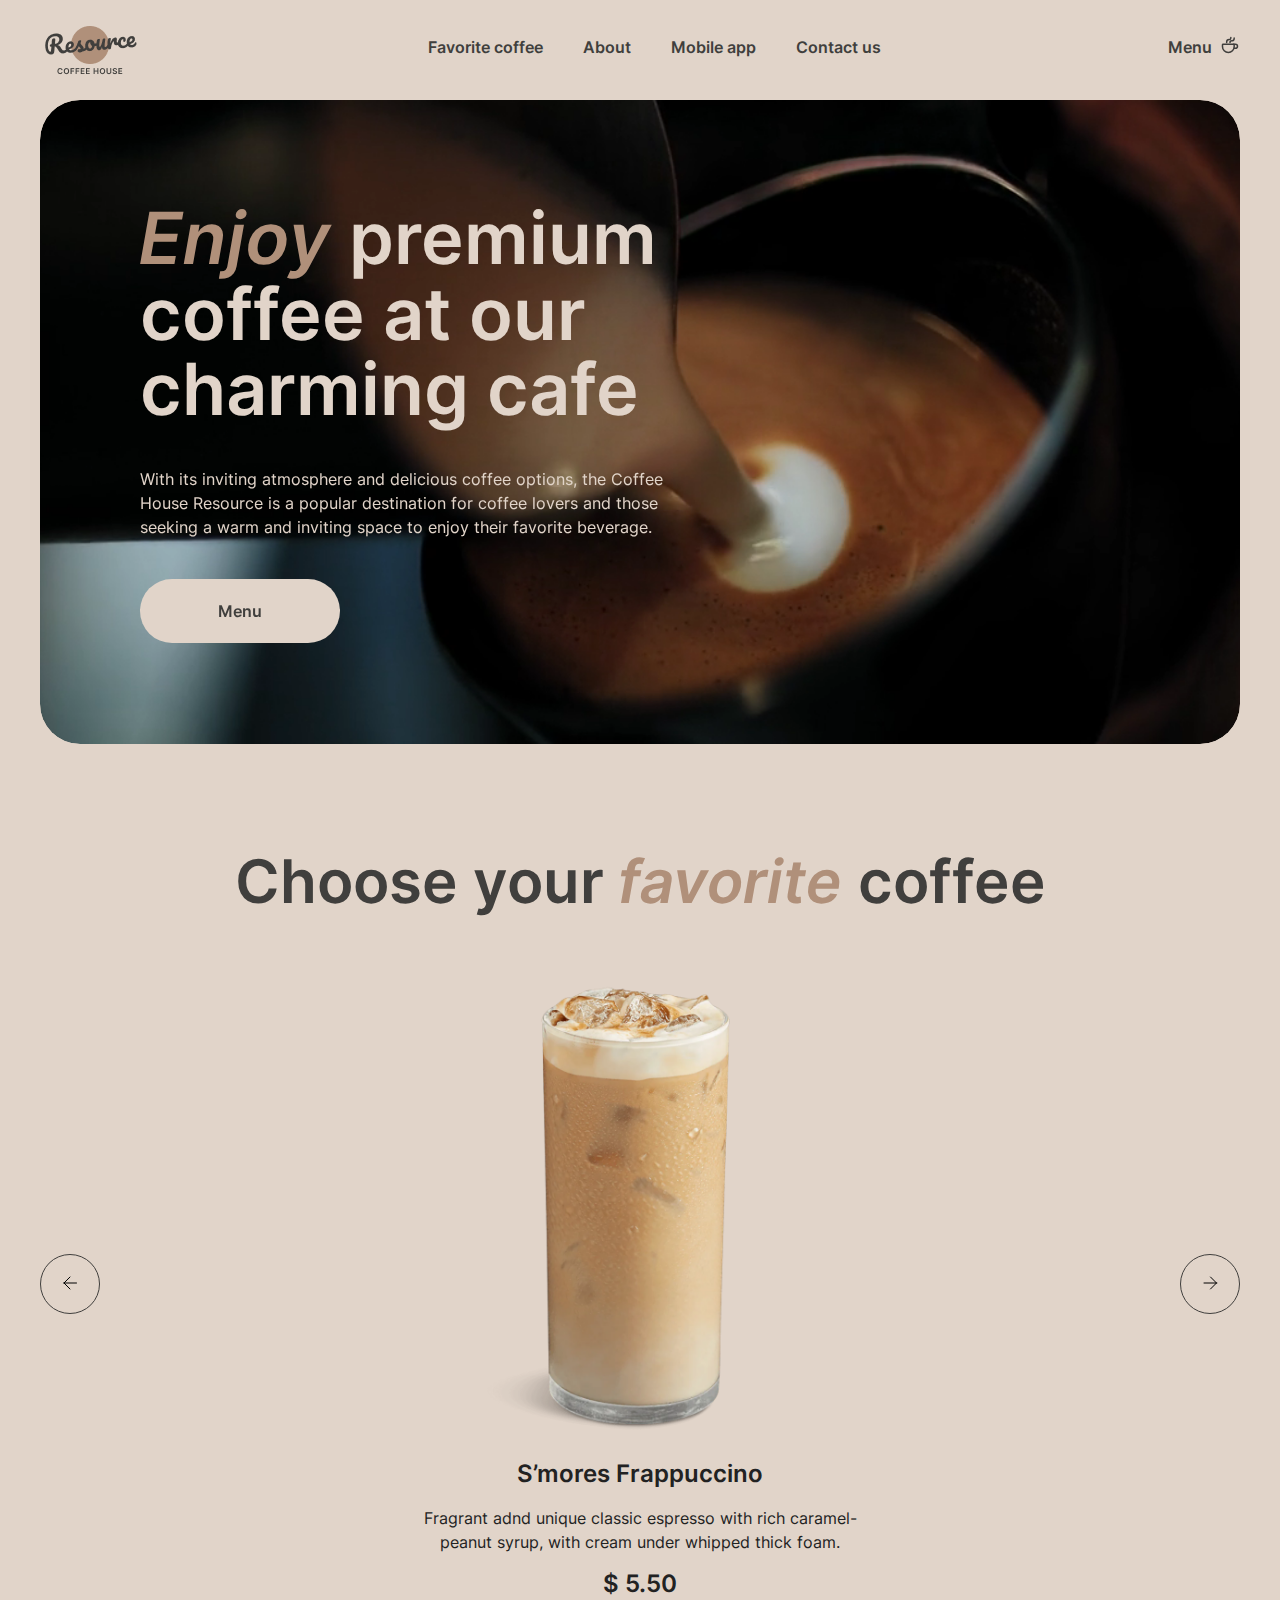
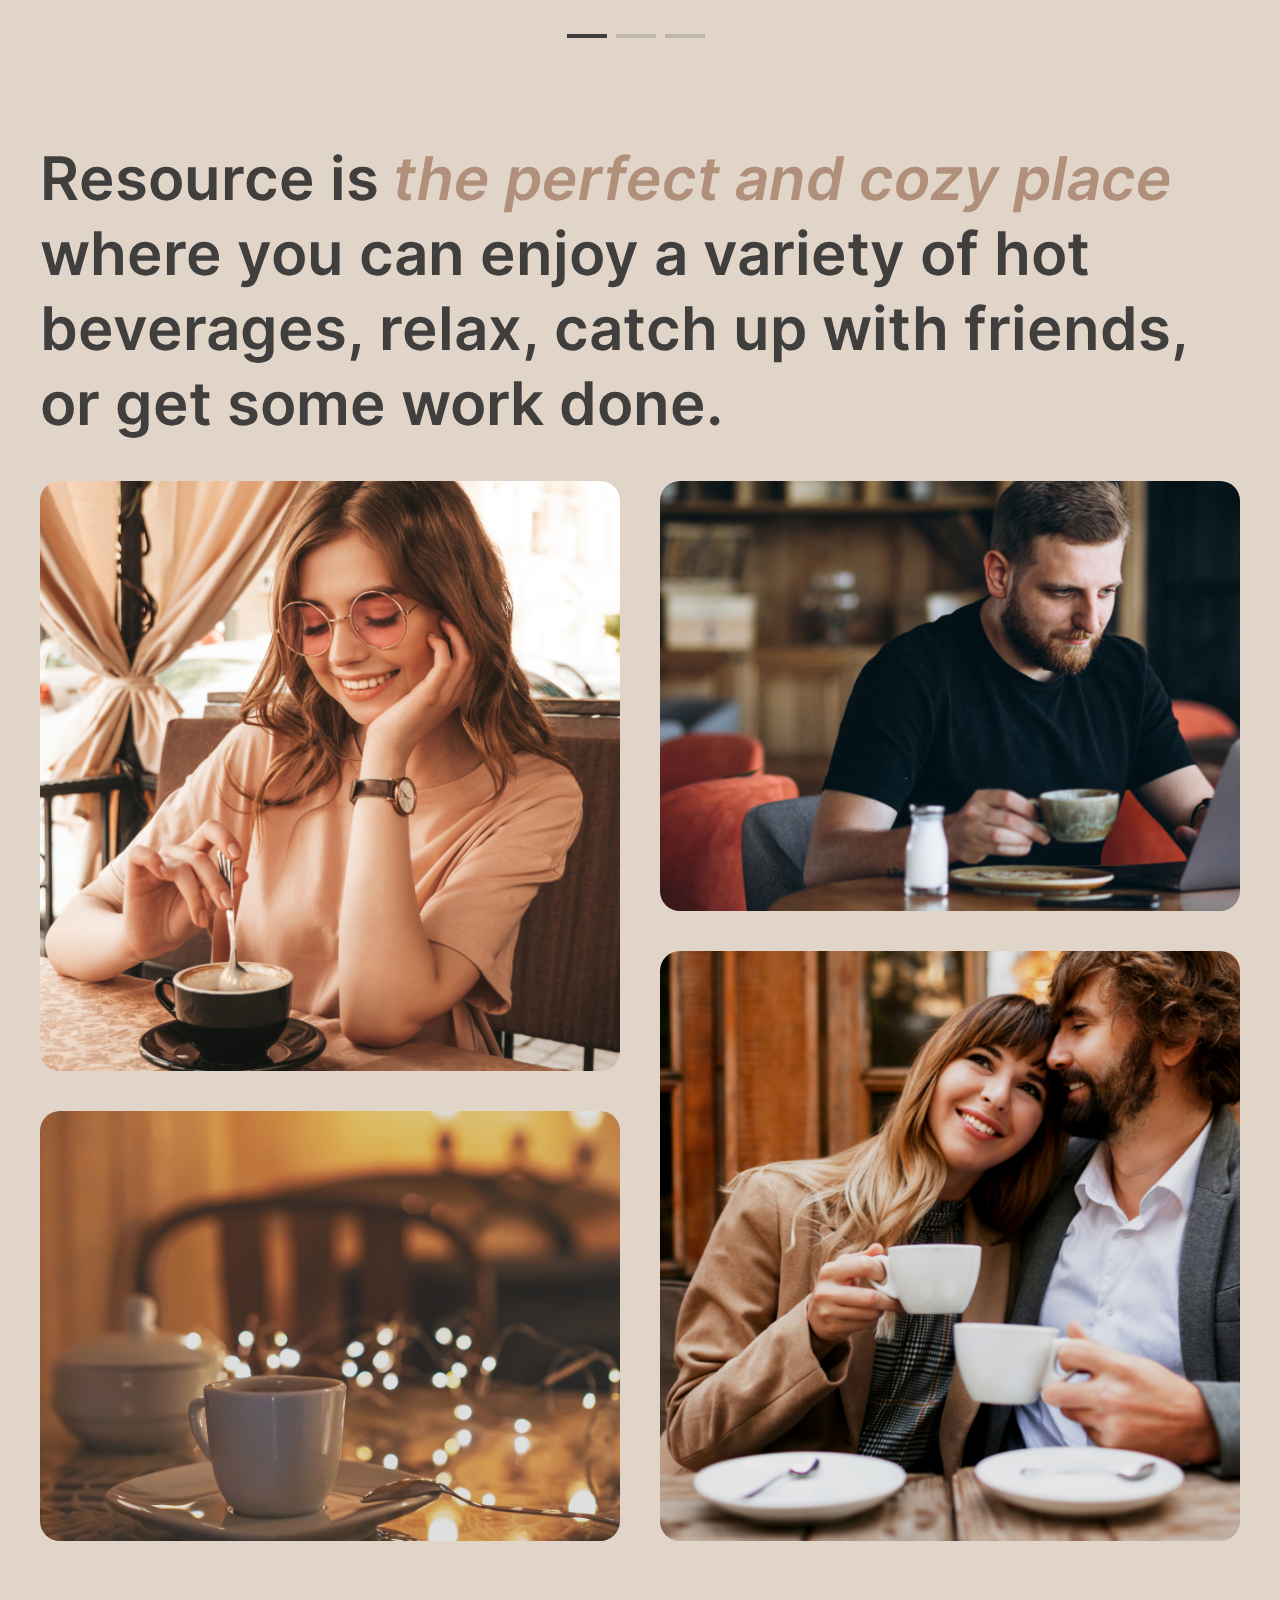
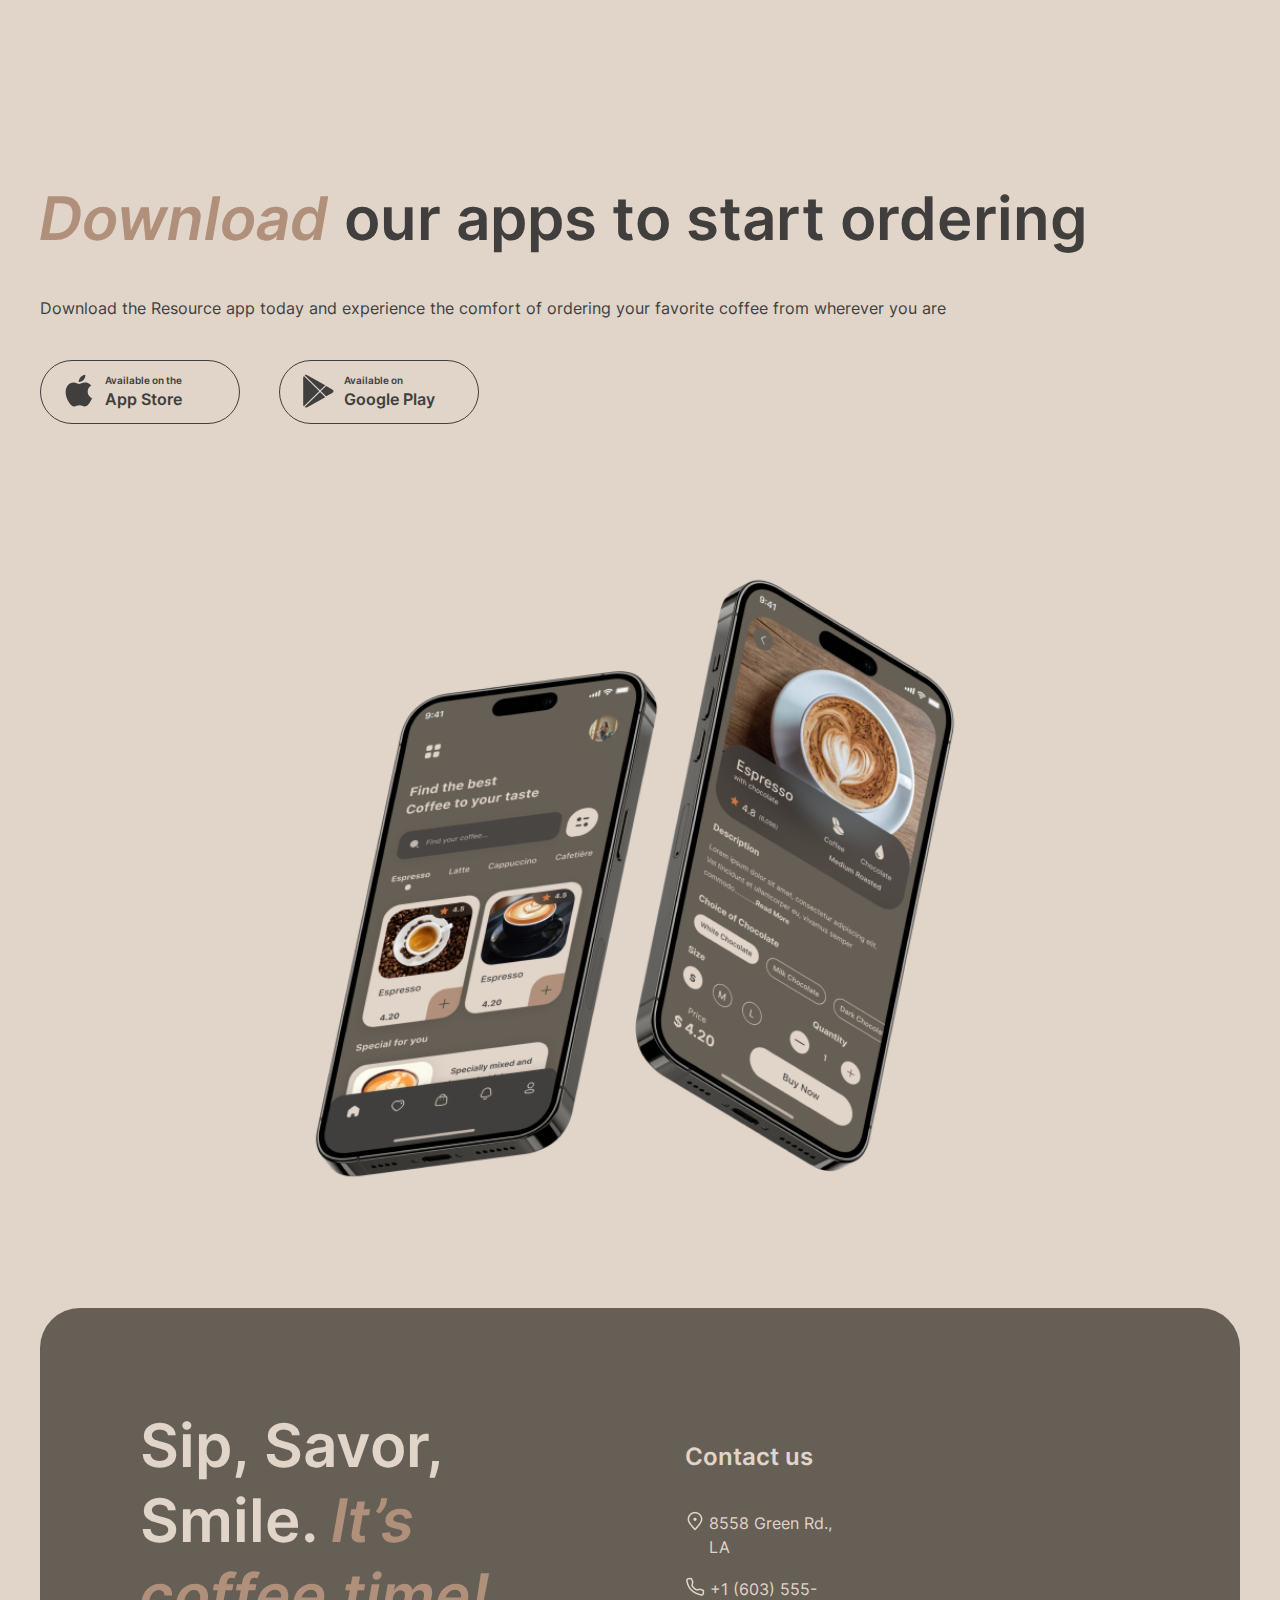
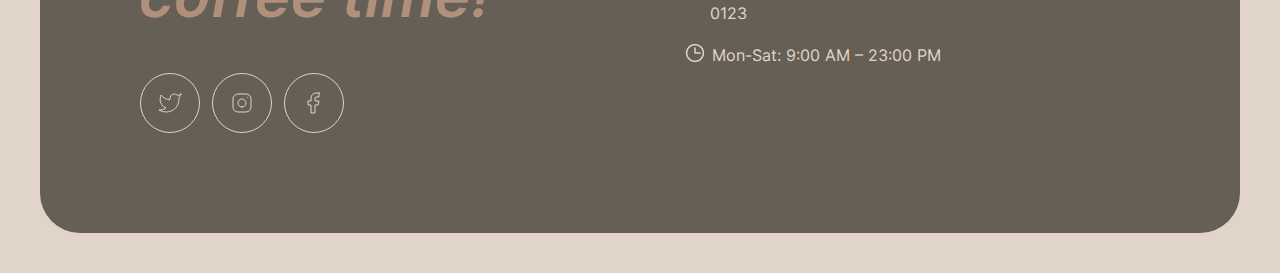
<file: index.html>
<!DOCTYPE html>
<html lang="en">
    
<head>
  <meta charset="UTF-8">
  <meta http-equiv="X-UA-Compatible" content="IE=edge">
  <meta name="viewport" content="width=device-width, initial-scale=1.0">
  <link rel="shortcut icon" href="./img/favicon.png" type="image/png">
  <link rel="stylesheet" href="./css/style.css">
  <title>Coffee-house</title>
</head>
<body>
  <div class="wrapper">
      <!-- header sart -->
      <div class="head">

          <div class="divLogoMobile">
            <div class="logo">
              <img src="./img/logo.png" alt="logo" width="100" height="60">
            </div>
          </div>

        <header class="header">

          <div class="divLogo">
            <div class="logo">
              <img src="./img/logo.png" alt="logo" width="100" height="60">
            </div>
          </div>

            
            <nav class="nav">
              <div class="section">
                <div class="categories">
                  <ul class="ul">
                    <li class="li"><a class="a" href="#favourites">Favorite coffee</a></li>
                    <li class="li"><a class="a" href="#about">About</a></li>
                    <li class="li"><a class="a" href="#apps">Mobile app</a></li>
                    <li class="li"><a class="a" href="#contacts">Contact us</a></li>
                  </ul>
                </div>
              </div>
            </nav>
            

            <div class="navMenu">
                <ul class="ul">
                    <li class="li">
                        <a class="menuCup a menu" href="./html/menu.html">
                            <p class="menuText">Menu</p>
                            <img class="cup" src="./img/coffee-cup-mono.svg" alt="cup" width="20" height="20">
                        </a>
                    </li>   
                </ul>          
            </div>

        </header>

        <div class="mobileMenu" id="mobMenu">
            <div class="button">
                <span></span><span></span><span></span>
            </div>
        </div>

      </div>
      <!-- header end -->
      <!-- main start -->
      <main class="main">
        <!-- <div class="" id="mainContent"> -->
          <!-- picture start -->
          <section class="videoBlock">
            <div class="video">                        
                <div class="block">
                  <video class="videoMedia" src="./video/video.mp4" autoplay  muted loop></video>
                </div>
                <div class="content">
                  
                  <div class="text-overlay">
                    <div class="textBlockVideo">
                      <h1 class="text h1"><em class="em">Enjoy</em> premium coffee at our charming cafe</h1>
                      <p class="text p">
                        With its inviting atmosphere and delicious coffee options, the Coffee
                        House Resource is a popular destination for coffee lovers and those
                        seeking a warm and inviting space to enjoy their favorite beverage.
                      </p>
                      <a class="button" href="./html/menu.html">
                        <span class="menu a">Menu</span>
                        <img class="cup" src="./img/coffee-cup-mono.svg" alt="cup" width="20" height="20">
                      </a> 
                    </div>    
                  </div>

                </div>                 
            </div>
          </section>
          <!-- picture end -->

          <!-- favourites start -->
          <section class="section1 objectContainer"  >
            <div class="title">
              <h2 class="text h2" id="favourites">Choose your <em class="em">favorite</em> coffee</h2>
            </div>            
            <object class="obj" data="./html/slider.html"></object>
          </section>

          
          <!-- favourites end -->

          <!-- about start -->
          <section class="section">
            <div class="about">
              <div class="item">
                <div class="div">
                  <h2 class="text h2" id="about">
                    Resource is <em class="em">the</em> <em class="em">perfect</em> <em class="em">and</em> <em class="em">cozy</em> <em class="em">place</em> where you can enjoy a variety of hot beverages, relax, catch up with friends, or get some work done.
                  </h2>
                </div>
              </div>
              <div class="cards">
                <div class="col">
                  <div class="card">
                    <img class="scalePicture" src="./img/assets/aboutOne.jpg" alt="1">
                  </div>
                  <div class="card slice">
                    <img class="scalePicture" src="./img/assets/aboutTwo.jpg" alt="2">
                  </div>
                </div>            
                <div class="col">
                  <div class="card slice">
                    <img class="scalePicture" src="./img/assets/aboutThree.jpg" alt="3">          
                  </div>
                  <div class="card">
                    <img class="scalePicture" src="./img/assets/aboutFour.jpg" alt="4">
                  </div>
                </div>
              </div>
            </div>
          </section>
          <!-- about end -->

          <!-- apps start -->
          <section class="section">
            <div class="apps">
              <div class="col">
                <div class="item">
                    <h2 class="text h2" id="apps">
                      <em class="em">Download</em> our apps to start ordering
                    </h2>
                </div>
                <div class="item">
                  <p class="text p">
                    Download the Resource app today and experience the comfort of ordering your favorite coffee from wherever you are
                  </p>
                </div>
                <div class="buttons">

                  <div class="button">
                    <a class="a" target="_blank" href="https://apps.apple.com/ru/app/onepricecoffee/id1500867136">
                      <div class="property">
                        <svg class="ico" xmlns="http://www.w3.org/2000/svg" width="36" height="36" viewBox="0 0 36 36" fill="none">
                          <path d="M26.7073 18.6307C26.6704 14.6324 30.065 12.6872 30.2203 12.5966C28.2977 9.86366 25.3178 9.49026 24.2707 9.46048C21.7679 9.20369 19.3403 10.9206 18.0654 10.9206C16.765 10.9206 14.8017 9.48529 12.6858 9.52747C9.96293 9.56841 7.41566 11.1055 6.0186 13.4923C3.13542 18.359 5.28572 25.5108 8.04802 29.4446C9.42981 31.3712 11.0444 33.5223 13.1578 33.4466C15.2254 33.3635 15.9978 32.1614 18.4929 32.1614C20.9651 32.1614 21.6903 33.4466 23.8457 33.3983C26.0647 33.3635 27.4618 31.463 28.7952 29.519C30.392 27.3108 31.0333 25.1362 31.0588 25.0245C31.0066 25.0071 26.7493 23.4229 26.7073 18.6307Z" fill="#403F3D"/>
                          <path d="M22.6357 6.87268C23.7477 5.51675 24.5086 3.67205 24.2974 1.80005C22.6879 1.86952 20.675 2.88554 19.5159 4.21169C18.4903 5.38029 17.5742 7.29571 17.8109 9.097C19.6189 9.2285 21.4753 8.20752 22.6357 6.87268Z" fill="#403F3D"/>
                        </svg>
                        <div class="buttonDescription">
                          <p class="p">Available on the</p>
                          <p class="p name">App Store</p>
                        </div>
                      </div>  
                    </a>              
                  </div>

                  <a class="a" target="_blank" href="https://play.google.com/store/apps/details?id=com.thecoffeehouse.guestapp&hl=ru&gl=US">
                    <div class="button">
                      <div class="property">
                        <svg class="ico" xmlns="http://www.w3.org/2000/svg" width="36" height="36" viewBox="0 0 36 36" fill="none">
                          <path d="M3.7558 3.20297C3.39335 3.57289 3.18359 4.14884 3.18359 4.89471V31.4994C3.18359 32.2453 3.39335 32.8212 3.7558 33.1911L3.84525 33.2723L19.1359 18.37V18.0181L3.84525 3.11575L3.7558 3.20297Z" fill="#403F3D"/>
                          <path d="M26.0776 23.34L20.9863 18.37V18.0181L26.0837 13.0482L26.1979 13.1128L32.2345 16.4617C33.9573 17.4121 33.9573 18.976 32.2345 19.9324L26.1979 23.2753L26.0776 23.34Z" fill="#403F3D"/>
                          <path d="M25.2733 24.2007L20.0617 19.1195L4.68164 34.1166C5.25384 34.7031 6.18695 34.7737 7.24807 34.1873L25.2733 24.2007Z" fill="#403F3D"/>
                          <path d="M25.2733 12.1876L7.24807 2.20103C6.18695 1.62058 5.25384 1.69125 4.68164 2.27772L20.0617 17.2688L25.2733 12.1876Z" fill="#403F3D"/>
                        </svg>
                        <div class="buttonDescription">
                          <p class="p">Available on</p>
                          <p class="name">Google Play</p>
                        </div>
                      </div>
                    </div>
                  </a>
                </div>
              </div>
              <div class="col">
                <div class="mobile">
                  <img  class="img" src="./img/assets/mobileScreens.png" height="628" width="630" alt="mobile screens">
                </div>
              </div>
            </div>
          </section>
          <!-- apps end -->
        <!-- </div> -->
      </main>
      <!-- main end -->

      <!-- footer start -->
      <footer class="footer">
        <section class="section">
          <div class="brownBlock">
            <div class="col">
              <div class="title">
                  <h2 class="text h2">
                    Sip, Savor, Smile. <em class="em">It’s</em> <em class="em">coffee</em> <em class="em">time!</em>
                  </h2>
              </div>
              <div class="socials">
                <a class="circle">
                  <svg class="ico" xmlns="http://www.w3.org/2000/svg" width="24" height="24" viewBox="0 0 24 24" fill="none">
                    <path d="M23 3.01006C23 3.01006 20.9821 4.20217 19.86 4.54006C19.2577 3.84757 18.4573 3.35675 17.567 3.13398C16.6767 2.91122 15.7395 2.96725 14.8821 3.29451C14.0247 3.62177 13.2884 4.20446 12.773 4.96377C12.2575 5.72309 11.9877 6.62239 12 7.54006V8.54006C10.2426 8.58562 8.50127 8.19587 6.93101 7.4055C5.36074 6.61513 4.01032 5.44869 3 4.01006C3 4.01006 -1 13.0101 8 17.0101C5.94053 18.408 3.48716 19.109 1 19.0101C10 24.0101 21 19.0101 21 7.51006C20.9991 7.23151 20.9723 6.95365 20.92 6.68006C21.9406 5.67355 23 3.01006 23 3.01006Z" stroke="#E1D4C9" stroke-linecap="round" stroke-linejoin="round"/>
                  </svg>
                </a>
                <a class="circle">
                  <svg class="ico" xmlns="http://www.w3.org/2000/svg" width="24" height="24" viewBox="0 0 24 24" fill="none">
                    <path d="M12 16C14.2091 16 16 14.2091 16 12C16 9.79086 14.2091 8 12 8C9.79086 8 8 9.79086 8 12C8 14.2091 9.79086 16 12 16Z" stroke="#E1D4C9" stroke-linecap="round" stroke-linejoin="round"/>
                    <path d="M3 16V8C3 5.23858 5.23858 3 8 3H16C18.7614 3 21 5.23858 21 8V16C21 18.7614 18.7614 21 16 21H8C5.23858 21 3 18.7614 3 16Z" stroke="#E1D4C9"/>
                    <path d="M17.5 6.51L17.51 6.49889" stroke="#E1D4C9" stroke-linecap="round" stroke-linejoin="round"/>
                  </svg>
                </a>
                <a class="circle">
                  <svg class="ico" xmlns="http://www.w3.org/2000/svg" width="24" height="24" viewBox="0 0 24 24" fill="none">
                    <path d="M17 2H14C12.6739 2 11.4021 2.52678 10.4645 3.46447C9.52678 4.40215 9 5.67392 9 7V10H6V14H9V22H13V14H16L17 10H13V7C13 6.73478 13.1054 6.48043 13.2929 6.29289C13.4804 6.10536 13.7348 6 14 6H17V2Z" stroke="#E1D4C9" stroke-linecap="round" stroke-linejoin="round"/>
                  </svg>
                </a>
              </div>
            </div>
            <div class="col">
              <div class="part">
                <h3 class="text h3" id="contacts">Contact us</h3>
                <div class="contacts">
                  <a class="row a" target="_blank" href="https://www.google.com/maps/place/42%C2%B054'03.1%22N+71%C2%B020'48.8%22E/@42.90087,71.3462463,19z/data=!3m1!4b1!4m14!1m9!4m8!1m0!1m6!1m2!1s0x38a7031ae8cbe16b:0x45bcccdd6a73bdb0!2zVzgyVys4UUosINGD0LsuINCi0L7Qu9C1INCR0LgsINCi0LDRgNCw0Lc!2m2!1d71.3468842!2d42.9008423!3m3!8m2!3d42.900869!4d71.34689?entry=ttu">
                    <div class="div">
                      <img class="img" src="./img/assets/pin.png" alt="pin1" width="20" height="20">
                    </div>
                    <p class="text p">8558 Green Rd.,  LA</p>
                  </a>
                  <a class="row a" target="_blank" href="tel:+16035550123">
                    <div class="div">
                      <img class="img" src="./img/assets/pinPhone.png" alt="pin2" width="20" height="20">
                    </div>
                    <p class="text p">+1 (603) 555-0123</p>
                  </a>
                  <div class="row">
                    <div class="div">
                      <img class="img" src="./img/assets/pinClock.png" alt="pin3" width="20" height="20">
                    </div>
                    <p class="text p">Mon-Sat: 9:00 AM – 23:00 PM</p>
                  </div>
                </div>
              </div>
            </div>
          </div>
        </section>
      </footer>
      <!-- footer end -->
  </div>

  
  <script src="./scripts/index.js"></script>
</body>
</html>
</file>
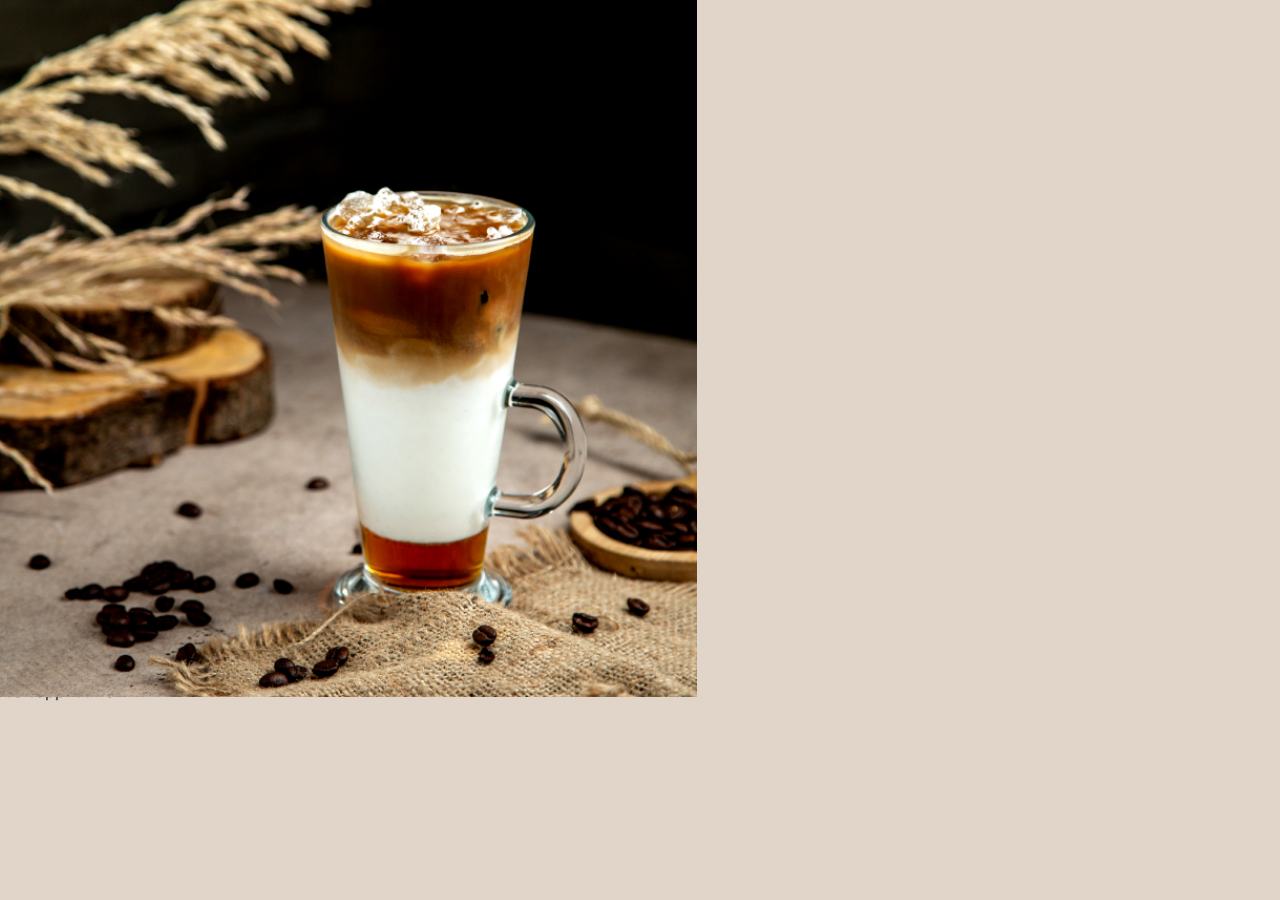
<file: html/card.html>
<!DOCTYPE html>
<html lang="en">
<head>
    <meta charset="UTF-8">
    <meta http-equiv="X-UA-Compatible" content="IE=edge">
    <meta name="viewport" content="width=device-width, initial-scale=1.0">
    <link rel="stylesheet" href="../css/style.css">
    <title>card</title>
</head>
<body>
    <div class="wrapperCard">
        <div class="img"></div>
    </div>

    <div class="drinkCard"><div class="smallPic"><img class="img" src="../img/assets/photos/iceCappuccino.jpg" alt="Ice cappuccino"></div><div class="drinkDescriptions"><div class="desc"><div class="titleDrinkCard"><h3 class="text h3">Ice cappuccino</h3></div><div class="drinkDes"><p class="text p">Cappuccino with soft thick foam in summer version with ice</p></div></div><div class="cost"><p class="text p cost">$ 5.00</p></div></div></div>
</body>
</html>
</file>
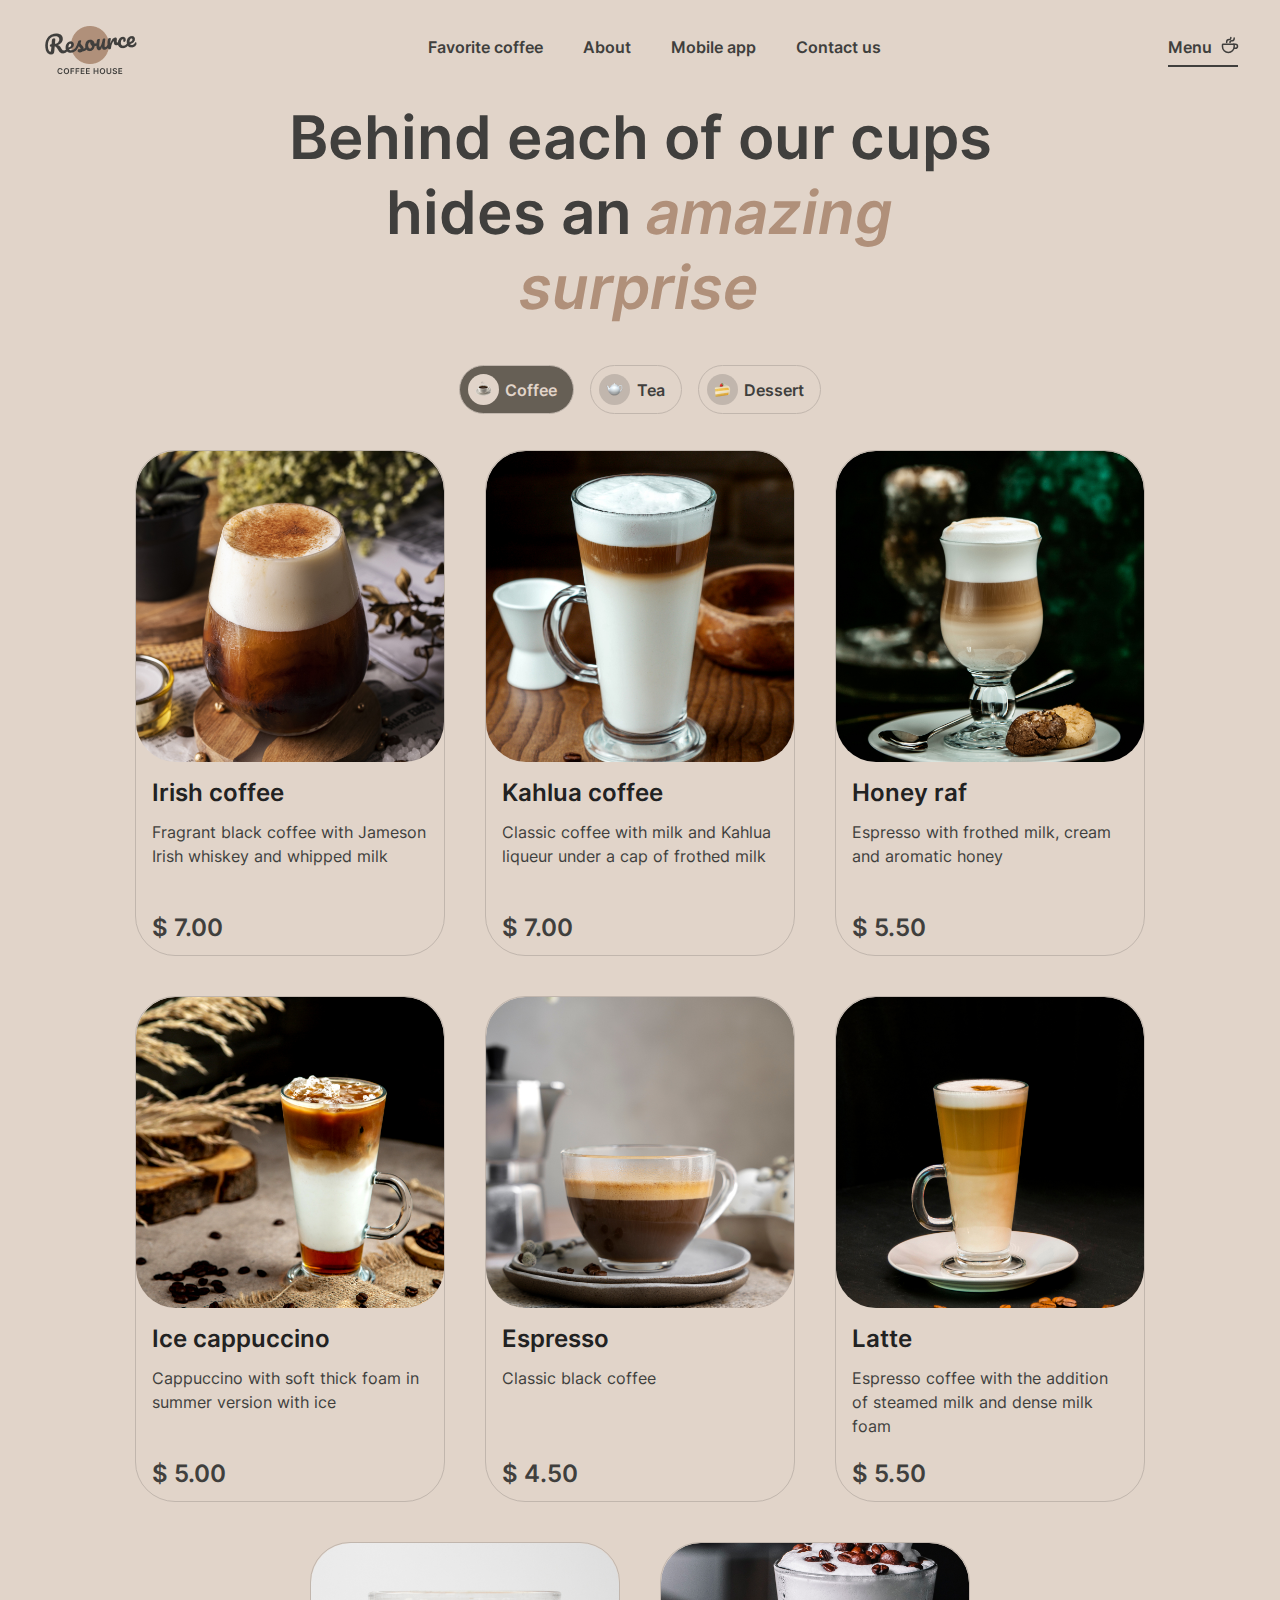
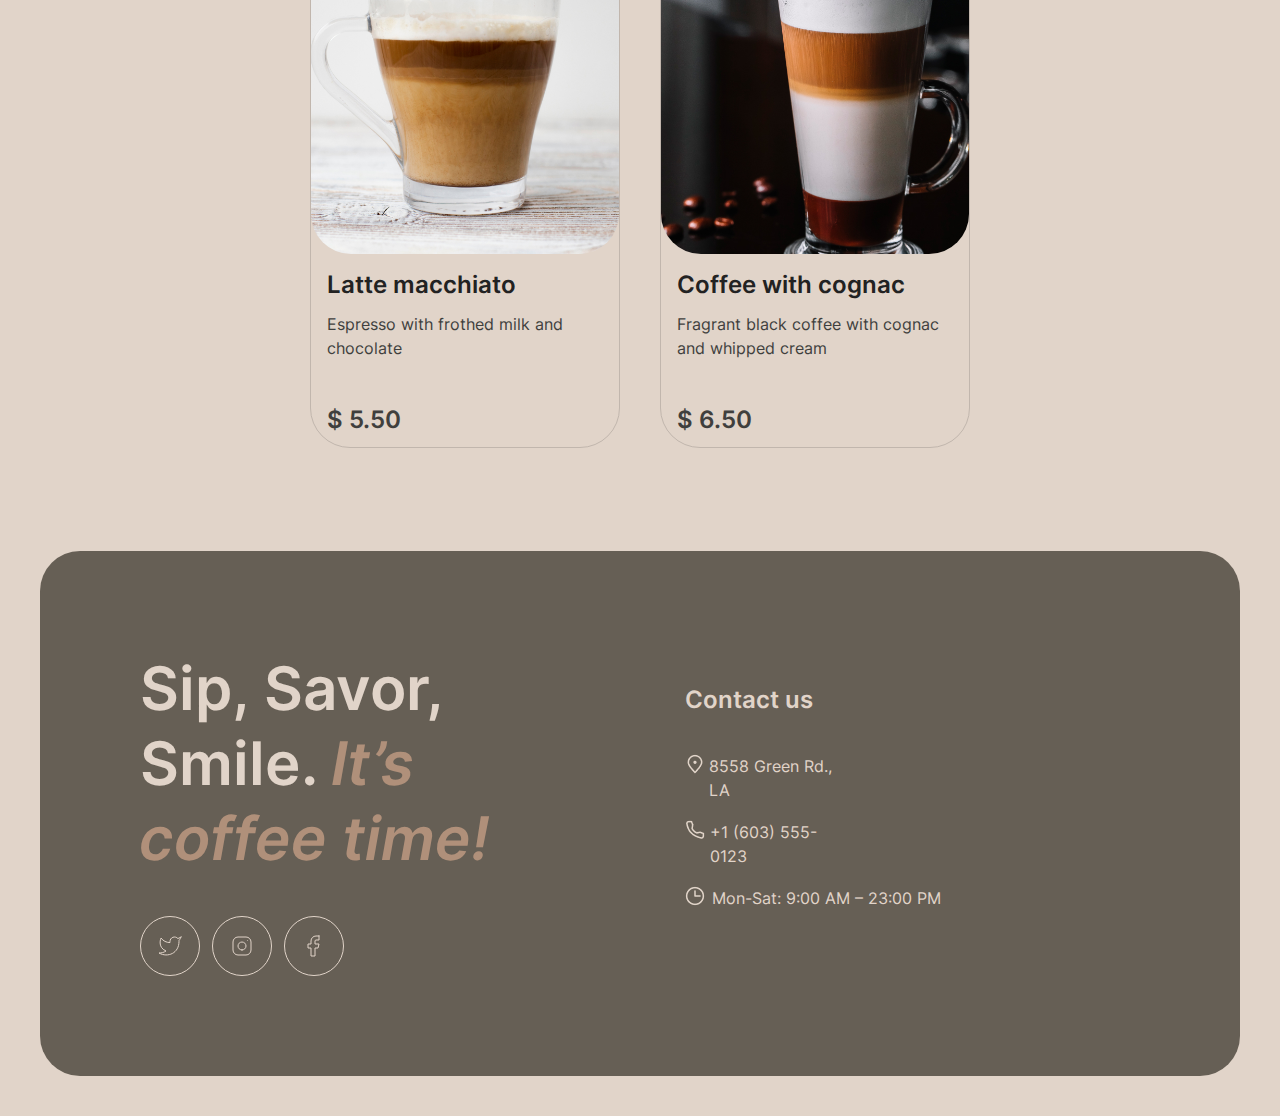
<file: html/menu.html>
<!DOCTYPE html>
<html lang="en">
<head>
  <meta charset="UTF-8">
  <meta http-equiv="X-UA-Compatible" content="IE=edge">
  <meta name="viewport" content="width=device-width, initial-scale=1.0">
  <link rel="shortcut icon" href="../img/favicon.png" type="image/png">
  <link rel="stylesheet" href="../css/style.css">
  <title>Coffee-house menu</title>
</head>
<body >

  <div class="wrapper">  

<!-- header sart -->
    <div class="head">
      <div class="divLogoMobile">
        <div class="logo">
          <a href="../index.html">
            <img src="../img/logo.png" alt="logo" width="100" height="60">
          </a>
        </div>
      </div>

      <header class="header">

        <div class="divLogo">
          <div class="logo">
            <a href="../index.html">
              <img src="../img/logo.png" alt="logo" width="100" height="60">
            </a>
          </div>
        </div>

            <nav class="nav">
              <div class="section">
                <div class="categories">
                  <ul class="ul">
                    <li class="li"><a class="a" href="../index.html#favourites">Favorite coffee</a></li>
                    <li class="li"><a class="a" href="../index.html#about">About</a></li>
                    <li class="li"><a class="a" href="../index.html#apps">Mobile app</a></li>
                    <li class="li"><a class="a" href="#contacts">Contact us</a></li>
                  </ul>
                </div>
              </div>
            </nav>
            


                  <div class="navMenu coffeeM">
                    <ul class="ul">
                        <li class="li">
                            <a class="menuCup a menu no-select">
                                <p class="menuText link">Menu</p>
                                <img class="cup" src="../img/coffee-cup-mono.svg" alt="cup" width="20" height="20">
                            </a>
                        </li>   
                    </ul>          
                  </div>


        </header>

        <div class="mobileMenu" id="mobMenu">
            <div class="button">
                <span></span><span></span><span></span>
            </div>
        </div>

      </div>
  <!-- header end -->

    <main class="main">
        <div class="itemMenu">
          <h1 class="text h2">
            Behind each of our cups hides an <em class="em">amazing</em> <em class="em">surprise</em>
          </h1>
        </div>   
        <div class="products">
          <div class="menuCoffeeHouse"> 
            <div class="drinksCategories">

              <div class="buttons">

                <div class="buttonCat Cat active">
                  <div class="buttonTypeDrink">
                    <div class="circleCat">
                      <img src="../img/assets/coffeeCategory.png" alt="coffeeCategory">
                    </div>  
                    <p class="text">Coffee</p>
                  </div>
                </div>

                <div class="buttonCat Cat">
                  <div class="buttonTypeDrink">
                    <div class="circleCat">
                      <img src="../img/assets/teaCategory.png" alt="teaCategory">
                    </div>
                    <p class="text">Tea</p>
                  </div>
                </div>

                <div class="buttonCat Cat">
                  <div class="buttonTypeDrink">
                    <div class="circleCat">  
                      <img src="../img/assets/dessertCategory.png" alt="dessertCategory">
                    </div>  
                    <p class="text">Dessert</p>
                  </div>
                </div>
                
              </div>

            </div>
          </div>  

            <section class="sectiondrinks">
              <div class="drinksMenu">
                
                

            </section>

            <div class="circleButton">
              <svg xmlns="http://www.w3.org/2000/svg" width="24" height="24" viewBox="0 0 24 24" fill="none">
                <path d="M21.8883 13.5C21.1645 18.3113 17.013 22 12 22C6.47715 22 2 17.5228 2 12C2 6.47715 6.47715 2 12 2C16.1006 2 19.6248 4.46819 21.1679 8" stroke="#403F3D" stroke-linecap="round" stroke-linejoin="round"/>
                <path d="M17 8H21.4C21.7314 8 22 7.73137 22 7.4V3" stroke="#403F3D" stroke-linecap="round" stroke-linejoin="round"/>
              </svg>
            </div>
            
          </div>
    </main>
    
    <!-- footer start -->
    <footer class="footer">
      <section class="section">
        <div class="brownBlock">
          <div class="col">
            <div class="title">
                <h2 class="text h2">
                  Sip, Savor, Smile. <em class="em">It’s</em> <em class="em">coffee</em> <em class="em">time!</em>
                </h2>
            </div>
            <div class="socials">
              <a class="circle">
                <svg class="ico" xmlns="http://www.w3.org/2000/svg" width="24" height="24" viewBox="0 0 24 24" fill="none">
                  <path d="M23 3.01006C23 3.01006 20.9821 4.20217 19.86 4.54006C19.2577 3.84757 18.4573 3.35675 17.567 3.13398C16.6767 2.91122 15.7395 2.96725 14.8821 3.29451C14.0247 3.62177 13.2884 4.20446 12.773 4.96377C12.2575 5.72309 11.9877 6.62239 12 7.54006V8.54006C10.2426 8.58562 8.50127 8.19587 6.93101 7.4055C5.36074 6.61513 4.01032 5.44869 3 4.01006C3 4.01006 -1 13.0101 8 17.0101C5.94053 18.408 3.48716 19.109 1 19.0101C10 24.0101 21 19.0101 21 7.51006C20.9991 7.23151 20.9723 6.95365 20.92 6.68006C21.9406 5.67355 23 3.01006 23 3.01006Z" stroke="#E1D4C9" stroke-linecap="round" stroke-linejoin="round"/>
                </svg>
              </a>
              <a class="circle">
                <svg class="ico" xmlns="http://www.w3.org/2000/svg" width="24" height="24" viewBox="0 0 24 24" fill="none">
                  <path d="M12 16C14.2091 16 16 14.2091 16 12C16 9.79086 14.2091 8 12 8C9.79086 8 8 9.79086 8 12C8 14.2091 9.79086 16 12 16Z" stroke="#E1D4C9" stroke-linecap="round" stroke-linejoin="round"/>
                  <path d="M3 16V8C3 5.23858 5.23858 3 8 3H16C18.7614 3 21 5.23858 21 8V16C21 18.7614 18.7614 21 16 21H8C5.23858 21 3 18.7614 3 16Z" stroke="#E1D4C9"/>
                  <path d="M17.5 6.51L17.51 6.49889" stroke="#E1D4C9" stroke-linecap="round" stroke-linejoin="round"/>
                </svg>
              </a>
              <a class="circle">
                <svg class="ico" xmlns="http://www.w3.org/2000/svg" width="24" height="24" viewBox="0 0 24 24" fill="none">
                  <path d="M17 2H14C12.6739 2 11.4021 2.52678 10.4645 3.46447C9.52678 4.40215 9 5.67392 9 7V10H6V14H9V22H13V14H16L17 10H13V7C13 6.73478 13.1054 6.48043 13.2929 6.29289C13.4804 6.10536 13.7348 6 14 6H17V2Z" stroke="#E1D4C9" stroke-linecap="round" stroke-linejoin="round"/>
                </svg>
              </a>
            </div>
          </div>
          <div class="col">
            <div class="part">
              <h3 class="text h3" id="contacts">Contact us</h3>
              <div class="contacts">
                <a class="row a" target="_blank" href="https://www.google.com/maps/place/42%C2%B054'03.1%22N+71%C2%B020'48.8%22E/@42.90087,71.3462463,19z/data=!3m1!4b1!4m14!1m9!4m8!1m0!1m6!1m2!1s0x38a7031ae8cbe16b:0x45bcccdd6a73bdb0!2zVzgyVys4UUosINGD0LsuINCi0L7Qu9C1INCR0LgsINCi0LDRgNCw0Lc!2m2!1d71.3468842!2d42.9008423!3m3!8m2!3d42.900869!4d71.34689?entry=ttu">
                  <div class="div">
                    <img class="img" src="../img/assets/pin.png" alt="pin1" width="20" height="20">
                  </div>
                  <p class="text p">8558 Green Rd.,  LA</p>
                </a>
                <a class="row a" target="_blank" href="tel:+16035550123">
                  <div class="div">
                    <img class="img" src="../img/assets/pinPhone.png" alt="pin2" width="20" height="20">
                  </div>
                  <p class="text p">+1 (603) 555-0123</p>
                </a>
                <div class="row">
                  <div class="div">
                    <img class="img" src="../img/assets/pinClock.png" alt="pin3" width="20" height="20">
                  </div>
                  <p class="text p">Mon-Sat: 9:00 AM – 23:00 PM</p>
                </div>
              </div>
            </div>
          </div>
        </div>
      </section>
    </footer>
    <!-- footer end -->
  </div>


  <div class="modalWrapper">
    <div class="modal" id="modal">
            <div class="modalPicture"><img src="../img/assets/photos/coffeeWithCognac.jpg" alt="" class="img"></div>
            <div class="colModal">

                <h3 class="text h3">Irish</h3>

                <p class="text description">Fragrant black coffee with Jameson Irish whiskey and whipped milk</p>
                
                
                <div class="size block">
                    <p class="text">Size</p>
                    <div class="buttons">
                         <div class="buttonCat size active">
                            <div class="buttonTypeDrink">
                              <div class="circleCat">
                                <p class="sizeCircle">S</p>
                              </div>  
                              <p class="text s">200ml</p>
                            </div>
                          </div>
          
                          <div class="buttonCat size">
                            <div class="buttonTypeDrink">
                              <div class="circleCat">
                                <p class="sizeCircle">M</p>
                              </div>
                              <p class="text m">300ml</p>
                            </div>
                          </div>
          
                          <div class="buttonCat size">
                            <div class="buttonTypeDrink">
                              <div class="circleCat">  
                                <p class="sizeCircle ">L</p>
                              </div>  
                              <p class="text l">400ml</p>
                            </div>
                        </div>
                    </div>
                    
                </div>


                <div class="additives size">
                    <p class="text">Additives</p><br>
                        <div class="buttons">
                              <div class="buttonCat size">
                                <div class="buttonTypeDrink">
                                  <div class="circleCat">
                                    <p class="sizeCircle">1</p>
                                  </div>  
                                  <p class="text sugar">Sugar</p>
                                </div>
                              </div>
              
                              <div class="buttonCat size">
                                <div class="buttonTypeDrink">
                                  <div class="circleCat">
                                    <p class="sizeCircle">2</p>
                                  </div>
                                  <p class="text cinamon">Cinnamon</p>
                                </div>
                              </div>
              
                              <div class="buttonCat size">
                                <div class="buttonTypeDrink">
                                  <div class="circleCat">  
                                    <p class="sizeCircle">3</p>
                                  </div>  
                                  <p class="text syrup">Syrup</p>
                                </div>
                              </div>
                        </div>
                </div>

                <div class="total">
                    <p class="text h3">Total: </p><br>
                    <p class="text h3 totalCost">$7.00</p>
                </div>
                <div class="info">
                    <img src="../img/assets/infoEmpty.svg" alt="" class="img">
                    <p class="text"> The cost is not final. Download our mobile app to see the final price and place your order. Earn loyalty points and enjoy your favorite coffee with up to 20% discount. </p>
                </div>

                <div class="button close text">Close</div>
            </div>
    </div>
  </div>

  <script defer src="../scripts/menu.js"></script>
</body>
</html>
</file>
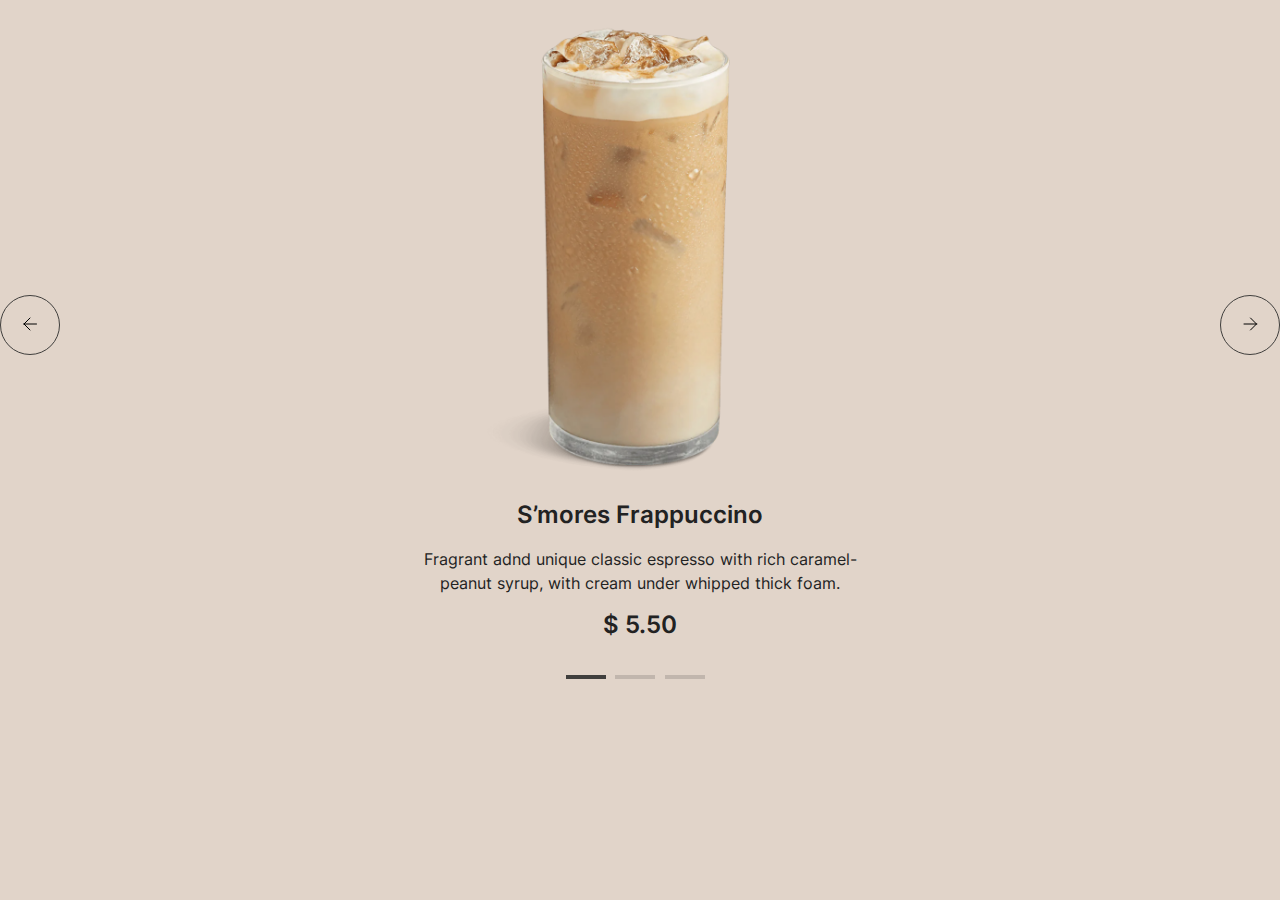
<file: html/slider.html>
<!DOCTYPE html>
<html lang="en">
<head>
  <meta charset="UTF-8">
  <meta http-equiv="X-UA-Compatible" content="IE=edge">
  <meta name="viewport" content="width=device-width, initial-scale=1.0">
  <link rel="stylesheet" href="../css/style.css">
  <title>Document</title>
</head>
<body>
  
  <div class="favourites">

    <div class="containerFavourite">
      <div class="circle prev">
        <div class="svgContainer">
          <svg class="arrow" xmlns="http://www.w3.org/2000/svg" width="24" height="24" viewBox="0 0 24 24" fill="none">
            <path d="M18.5 12H6M6 12L12 6M6 12L12 18" stroke="#000000" stroke-linecap="round" stroke-linejoin="round"/>
          </svg>
        </div>
      </div>

      <div class="slider"  id="slider">
        <div class="sliderLine" >
          
        </div>
      </div>  

      <div class="circle next">
        <div class="svgContainer">
          <svg class="arrow" xmlns="http://www.w3.org/2000/svg" width="24" height="24" viewBox="0 0 24 24" fill="none">
            <path d="M6 12H18.5M18.5 12L12.5 6M18.5 12L12.5 18" stroke="#000000" stroke-linecap="round" stroke-linejoin="round"/>
          </svg>
        </div>
      </div>
    </div>

    <div class="stripesPlace">
      <div class="stripes" style="z-index: 2;">
        <div class="stripe"><div class="progress"></div></div>
        <div class="stripe"><div class="progress"></div></div>
        <div class="stripe"><div class="progress"></div></div>
      </div>
    </div>
    
  </div>
  

  <script src="../scripts/base/products.js"></script>
  <script src="../scripts/slider.js"></script>
</body>
</html>
</file>
<file: css/style.css>
html, body, div, span, applet, object, iframe,
h1, h2, h3, h4, h5, h6, p, blockquote, pre,
a, abbr, acronym, address, big, cite, code,
del, dfn, em, img, ins, kbd, q, s, samp,
small, strike, strong, sub, sup, tt, var,
b, u, i, center,
dl, dt, dd, ol, ul, li,
fieldset, form, label, legend,
table, caption, tbody, tfoot, thead, tr, th, td,
article, aside, canvas, details, embed,
figure, figcaption, footer, header, hgroup,
menu, nav, output, ruby, section, summary,
time, mark, audio, video {
  margin: 0;
	padding: 0;
	border: 0;
	font-size: 100%;
	font: inherit;
	vertical-align: baseline;
}

/* make sure to set some focus styles for accessibility */
:focus {
    outline: 0;
}

/* HTML5 display-role reset for older browsers */
article, aside, details, figcaption, figure,
footer, header, hgroup, menu, nav, section {
	display: block;
}

body {
	line-height: 1;
}

ol, ul {
	list-style: none;
}

blockquote, q {
	quotes: none;
}

blockquote:before, blockquote:after,
q:before, q:after {
	content: "";
	content: none;
}

table {
	border-collapse: collapse;
	border-spacing: 0;
}

input[type=search]::-webkit-search-cancel-button,
input[type=search]::-webkit-search-decoration,
input[type=search]::-webkit-search-results-button,
input[type=search]::-webkit-search-results-decoration {
    -webkit-appearance: none;
}

input[type=search] {
    -webkit-box-sizing: content-box;
    -moz-box-sizing: content-box;
    box-sizing: content-box;
}

textarea {
    overflow: auto;
    vertical-align: top;
    resize: vertical;
}

/**
 * Correct `inline-block` display not defined in IE 6/7/8/9 and Firefox 3.
 */

audio,
canvas,
video {
    display: inline-block;
    *display: inline;
    *zoom: 1;
    max-width: 100%;
}

/**
 * Prevent modern browsers from displaying `audio` without controls.
 * Remove excess height in iOS 5 devices.
 */

audio:not([controls]) {
    display: none;
    height: 0;
}

/**
 * Address styling not present in IE 7/8/9, Firefox 3, and Safari 4.
 * Known issue: no IE 6 support.
 */

[hidden] {
    display: none;
}

/**
 * 1. Correct text resizing oddly in IE 6/7 when body `font-size` is set using
 *    `em` units.
 * 2. Prevent iOS text size adjust after orientation change, without disabling
 *    user zoom.
 */

html {
    font-size: 100%; /* 1 */
    -webkit-text-size-adjust: 100%; /* 2 */
    -ms-text-size-adjust: 100%; /* 2 */
}

/**
 * Address `outline` inconsistency between Chrome and other browsers.
 */

a:focus {
    outline: thin dotted;
}

/**
 * Improve readability when focused and also mouse hovered in all browsers.
 */

a:active,
a:hover {
    outline: 0;
}

/**
 * 1. Remove border when inside `a` element in IE 6/7/8/9 and Firefox 3.
 * 2. Improve image quality when scaled in IE 7.
 */

img {
    border: 0; /* 1 */
    -ms-interpolation-mode: bicubic; /* 2 */
}

/**
 * Address margin not present in IE 6/7/8/9, Safari 5, and Opera 11.
 */

figure {
    margin: 0;
}

/**
 * Correct margin displayed oddly in IE 6/7.
 */

form {
    margin: 0;
}

/**
 * Define consistent border, margin, and padding.
 */

fieldset {
    border: 1px solid #c0c0c0;
    margin: 0 2px;
    padding: 0.35em 0.625em 0.75em;
}

/**
 * 1. Correct color not being inherited in IE 6/7/8/9.
 * 2. Correct text not wrapping in Firefox 3.
 * 3. Correct alignment displayed oddly in IE 6/7.
 */

legend {
    border: 0; /* 1 */
    padding: 0;
    white-space: normal; /* 2 */
    *margin-left: -7px; /* 3 */
}

/**
 * 1. Correct font size not being inherited in all browsers.
 * 2. Address margins set differently in IE 6/7, Firefox 3+, Safari 5,
 *    and Chrome.
 * 3. Improve appearance and consistency in all browsers.
 */

button,
input,
select,
textarea {
    font-size: 100%; /* 1 */
    margin: 0; /* 2 */
    vertical-align: baseline; /* 3 */
    *vertical-align: middle; /* 3 */
}

/**
 * Address Firefox 3+ setting `line-height` on `input` using `!important` in
 * the UA stylesheet.
 */

button,
input {
    line-height: normal;
}

/**
 * Address inconsistent `text-transform` inheritance for `button` and `select`.
 * All other form control elements do not inherit `text-transform` values.
 * Correct `button` style inheritance in Chrome, Safari 5+, and IE 6+.
 * Correct `select` style inheritance in Firefox 4+ and Opera.
 */

button,
select {
    text-transform: none;
}

/**
 * 1. Avoid the WebKit bug in Android 4.0.* where (2) destroys native `audio`
 *    and `video` controls.
 * 2. Correct inability to style clickable `input` types in iOS.
 * 3. Improve usability and consistency of cursor style between image-type
 *    `input` and others.
 * 4. Remove inner spacing in IE 7 without affecting normal text inputs.
 *    Known issue: inner spacing remains in IE 6.
 */

button,
html input[type="button"], /* 1 */
input[type="reset"],
input[type="submit"] {
    cursor: pointer; /* 3 */
    *overflow: visible;  /* 4 */
}

/**
 * Re-set default cursor for disabled elements.
 */

button[disabled],
html input[disabled] {
    cursor: default;
}

/**
 * 1. Address box sizing set to content-box in IE 8/9.
 * 2. Remove excess padding in IE 8/9.
 * 3. Remove excess padding in IE 7.
 *    Known issue: excess padding remains in IE 6.
 */

input[type="checkbox"],
input[type="radio"] {
    box-sizing: border-box; /* 1 */
    padding: 0; /* 2 */
    *height: 13px; /* 3 */
    *width: 13px; /* 3 */
}

/**
 * 1. Address `appearance` set to `searchfield` in Safari 5 and Chrome.
 * 2. Address `box-sizing` set to `border-box` in Safari 5 and Chrome
 *    (include `-moz` to future-proof).
 */

input[type="search"] {
    -moz-box-sizing: content-box;
    -webkit-box-sizing: content-box; /* 2 */
    box-sizing: content-box;
}

/**
 * Remove inner padding and search cancel button in Safari 5 and Chrome
 * on OS X.
 */

input[type="search"]::-webkit-search-cancel-button,
input[type="search"]::-webkit-search-decoration {
    -webkit-appearance: none;
}

/**
 * Remove inner padding and border in Firefox 3+.
 */

button::-moz-focus-inner,
input::-moz-focus-inner {
    border: 0;
    padding: 0;
}

/**
 * 1. Remove default vertical scrollbar in IE 6/7/8/9.
 * 2. Improve readability and alignment in all browsers.
 */

textarea {
    overflow: auto; /* 1 */
    vertical-align: top; /* 2 */
}

/**
 * Remove most spacing between table cells.
 */

table {
    border-collapse: collapse;
    border-spacing: 0;
}

html,
button,
input,
select,
textarea {
    color: #222;
}


::-moz-selection {
    background: #b3d4fc;
    text-shadow: none;
}

::selection {
    background: #b3d4fc;
    text-shadow: none;
}

img {
  max-width: 100%;
  height: auto;
}

fieldset {
    border: 0;
    margin: 0;
    padding: 0;
}

textarea {
    resize: vertical;
}

.chromeframe {
    margin: 0.2em 0;
    background: #ccc;
    color: var(--light);
    padding: 0.2em 0;
}

/* inter-regular - latin */
@font-face {
  font-display: swap; /* Check https://developer.mozilla.org/en-US/docs/Web/CSS/@font-face/font-display for other options. */
  font-family: "Inter";
  font-style: normal;
  font-weight: 400;
  src: url("../fonts/inter-v13-latin-regular.woff2") format("woff2"); /* Chrome 36+, Opera 23+, Firefox 39+, Safari 12+, iOS 10+ */
}
/* inter-600 - latin */
@font-face {
  font-display: swap; /* Check https://developer.mozilla.org/en-US/docs/Web/CSS/@font-face/font-display for other options. */
  font-family: "Inter";
  font-style: normal;
  font-weight: 600;
  src: url("../fonts/inter-v13-latin-600.woff2") format("woff2"); /* Chrome 36+, Opera 23+, Firefox 39+, Safari 12+, iOS 10+ */
}

html {
  box-sizing: border-box;
  background: var(--light);
  scroll-behavior: smooth;
}

*, *::before, *::after {
  box-sizing: inherit;
}

/* variables for color */
:root {
  --middle: #C1B6AD;
  --light: #E1D4C9;
  --dark: #403F3D;
  --accent: #B0907A;
  --brown: #665F55;
}

/* start text settings */
.text {
  font-family: "Inter";
  font-style: normal;
}

.h1 {
  color: var(--light);
  font-size: 72px;
  font-weight: 600;
  line-height: 105%; /* 75.6px */
}

.h2 {
  color: var(--dark);
  font-size: 60px;
  font-weight: 600;
  line-height: 125%;
}

.link {
  text-decoration: none;
  color: var(--dark);
  position: relative;
}

.link::after {  
    content: '';
    position: absolute;
    bottom: -8px;
    left: 0;
    width: 160%;
    height: 2px;
    background-color: var(--dark);  
}

.a {
  text-decoration: none;
  color: var(--dark);
  font-family: Inter;
  font-size: 16px;
  font-style: normal;
  font-weight: 600;
  line-height: 150%; /* 24px */
  position: relative;
}

.p {
  color: var(--light);
  font-size: 16px;
  font-weight: 400;
  line-height: 150%; /* 24px */
}

.em {
  display: inline-block;
  color: var(--accent);
  transform: skew(-10deg);
}

/* .em {
  display: inline-flex;
  color: var(--accent);
  transform: skew(-15deg);
  
  color: var(--accent);
  
} */

.no-select {
  user-select: none;
}
/* end text settings */

.wrapper {
  max-width: 1440px;
  padding: 20px 40px 40px 40px;
  margin: 0 auto;
  height: auto;
  display: flex;
  flex-direction: column;
  background: var(--light);
}

.main .section {
  margin-bottom: 100px;
}

/* header start */
.head {
  position: relative;
  justify-content: space-between;
  height: 80px
}

.header {
  display: flex;
  justify-content: space-between;
  height: 70px;
  
}

.divLogoMobile {
  display: none;
}

.header .slide {
  display: flex;
  justify-content: space-between;
  width: 80%;
  margin-top: -5px;
}

.nav {
  flex-wrap: wrap;
  justify-content: space-between;
}

.mobileMenu {
  display: none;
}

.ul {
  display: flex;
  flex-wrap: wrap;
  margin: 0 auto;
}

.ul .li {
  display: flex;
  margin: 15px 20px;
  flex-wrap: wrap;
}

.navMenu .ul .li {
    display: flex;
    margin: 15px 0;
    flex-wrap: wrap;
  }

.ul .buttonMenuCoffee {
  display: flex;
  flex-wrap: wrap;
  background: none;
  border: none;
  margin: 20px 0;
}

.menu {
  display: flex;
  flex-wrap: nowrap;
  align-items: center;  
}

.menuCup {
  text-decoration: none;
  color: var(--dark)
}

.cup {
  margin-bottom: 4px;
  margin-left: 8px;
}

.header .a::after {
  content: "";
  position: absolute;
  bottom: -8px;
  left: 50%;
  transform: translate(-50%, 50%);
  width: 0;
  height: 2px;
  background-color: var(--dark);
  transition: width 0.3s ease-in-out;
}

.header .a:hover::after {
  width: calc(100% - 50%);
  animation: drawLine 0.5s forwards;
}

@keyframes drawLine {
  from {
    width: 0;
  }
  to {
    width: 100%;
  }
}
/* header end */

/* main start */


/* menuCoffeeHouse start */


.sectionMenu {
  display: none;
  flex-direction: column;
}

.products {
  height: 100%;
  background: var(--light);
  display: flex;
  flex-direction: column;
  margin-bottom: 88px;
}

.products .section {
  margin-bottom: 85px;
}

.menuCoffeeHouse {
  display: flex;
  flex-direction: column;
  text-align: center;
  align-items: center;
}

.menuCoffeeHouse .titleMenuCoffeeHouse {
  margin-bottom: 40px;
  width: 800px;
}

.drinksCategories .buttons {
  display: flex;
  margin-bottom: 36px;
  gap: 1rem;
}

.buttonCat .buttonTypeDrink {
  border: 1px solid var(--middle);
  border-radius: 6.25rem;
  padding: 0.5rem 1rem 0.5rem 0.5rem;
  display: flex;
  flex-wrap: wrap;
  align-items: center;
  gap: 0.4rem;
  background: var(--light);
  cursor: pointer;
}



.buttonCat .circleCat {
  display: flex;
  padding: 0.4375rem;
  justify-content: center;
  align-items: center;
  border-radius: 6.25rem;
  background: var(--middle);
}

.menuCoffeeHouse .buttonCat .text {
  color: var(--dark);
  font-size: 1rem;
  font-weight: 600;
  line-height: 150%;
}

.buttonCat:hover .text {
  color: var(--light);
  font-size: 1rem;
  font-weight: 600;
  line-height: 150%;
}

.buttonCat:hover .buttonTypeDrink {
  background: var(--brown);
}

.buttonCat:hover .circleCat {
  background: var(--light);
}

.buttonCat:active .circleCat {
  background: var(--light);
}

.buttonCat:active .text {
    color: var(--light);
  }

.buttonCat:active .buttonTypeDrink {
  background: var(--brown);
}

.menuCoffeeHouse .active.buttonCat .text {
  color: var(--light);
  font-size: 1rem;
  font-weight: 600;
  line-height: 150%;
}

.active.buttonCat .text {
  color: var(--light);
  font-size: 1rem;
  font-weight: 600;
  line-height: 150%;
}

.active.buttonCat .buttonTypeDrink {
  background: var(--brown);
  user-select: none;
  cursor: auto;
}

.active.buttonCat .circleCat {
  background: var(--light);
}





.drinksMenu {
  display: flex;
  flex-wrap: wrap;
  gap: 40px;
  height: auto;
  justify-content: center;  
}

.products .circleButton {
  display: none;
}

.itemMenu {
  width: 60%;
  margin: 0px auto;
  margin-bottom: 40px;
  text-align: center;
}

.drinksMenu .drinkCard {
  border: 1px solid var(--middle);
  border-radius: 40px;
  overflow: hidden;
  width: 310px;
  height: 506px;
  cursor: pointer;
}

.drinksMenu .img {
  transform: scale(1.15);
  transition: transform 0.5s ease;
}

.drinkCard .img::after, .drinkCard:hover .img {
  transform: scale(1.05);
}

.drinksMenu .smallPic {
  border-radius: 40px;
  overflow: hidden;
}



.drinksMenu .drinkDescriptions {
  display: flex;
  flex-direction: column;
  height: 39%;
  text-align: start;
  justify-content: space-between;
  padding: 1rem 1rem 1rem 1rem;
  
}

.drinksMenu .h3 {
  font-size: 24px;
  font-weight: 600;
  line-height: 125%;
}

.drinksMenu .drinkDes {
  margin-top: 0.75rem;
}

.drinksMenu .p {
  font-size: 16px;
  font-weight: 400;
  line-height: 150%;
  color: var(--dark);
}

.drinksMenu .cost {
  font-size: 24px;
  font-weight: 600;
  line-height: 125%;
}



/* modal win */

.modal-open {
    overflow: hidden;
}

.modalWrapper {
    display: flex;
    visibility: hidden;
    opacity: 0;
    transition: opacity 300ms ease-in-out;
    background: rgba(0, 0, 0, 0.5);
    position: fixed;
    top: 0;
    left: 0;
    right: 0;
    bottom: 0;
    z-index: 10;
        
}

.modal {
    margin: auto;
    /* visibility: hidden;
    opacity: 0;
    transition: opacity 300ms ease-in-out; */
    padding: 16px;
    display: flex;
    max-width: 768px;
    height: 472px;
    background: var(--light);
    border-radius: 40px;
}


.colModal {
    display: flex;
    flex-direction: column;
    justify-content: space-between;
    padding-left: 20px;
    width: 65%;
}

.modalPicture .sizeCircle {
    font-size: 12px;
    font-weight: 400;
    line-height: 150%;
    color: var(--dark);
  }

.size .buttons {
    display: flex;
    flex-wrap: wrap;
    gap: 8px;

}
.size .buttonCat .circleCat {
    padding: 0.4375rem 0.6rem;
    justify-content: center;
    align-items: center;
    border-radius: 6.25rem;
}

.buttonCat.size {
}

.total {
    display: flex;
    justify-content: space-between;
}
.info {
    display: flex;
    gap: 8px;
    padding: 12px 0;
}



.info .text {    
    font-size: 10px;
    align-items: flex-start;
}

.modal .button.close {
    background: var(--light);
    border: 1px solid var(--dark);
    justify-content: center;
    border-radius: 40px;
    width: 100%;
    font-size: 16px;
    font-weight: 600;
    cursor: pointer;
}

.modal .button.close:hover {
    background: var(--brown);
    color: var(--light);
    border: 1px solid var(--dark);
    justify-content: center;
    border-radius: 40px;
    width: 100%;
    font-size: 16px;
    font-weight: 600;
}



.modal .buttonCat .text {
    font-size: 1rem;
    font-weight: 600;
    line-height: 150%;
}

.modal .h3 {
    font-size: 24px;
    font-weight: 600;
    line-height: 125%;
  }

.modalPicture {
    border-radius: 40px;
    overflow: hidden;
    width: 310px;
    height: 310px;
}

.modalPicture .img {
    margin: 0;
    width: 100%;
    height: 100%;
    overflow: hidden;
}




/* modal win end */



/* picture start */
.videoBlock {
  display: flex;
  max-width: 100%;
  height: 644px;
  overflow: hidden;
  border-radius: 40px;
  margin-bottom: 100px;
}

.video {
  position: relative;
  width: 100%;
  z-index: 1;
  
}

.videoMedia {
  border-radius: 40px;
  width: 100%;
  height: 644px;

  position: absolute;
  top: 0;
  left: 0;
  object-fit: cover;
}




.video .text-overlay {
  display: flex;
  flex-direction: column;  
  width: 100%;
  height: 100%;
  

  position: absolute;
  top: 0;
  left: 0;
  /* transform: translate(-50%, -50%); */
  z-index: 3;
  padding: 100px;
}

.textBlockVideo {
  display: flex;
  flex-direction: column;
  justify-content: space-between;
  max-width: 544px;
}

.text-overlay .h1 {
  margin-bottom: 40px;
}

.text-overlay .p {
  margin-bottom: 40px;
}
.picture {
  height: 644px;
  display: flex;
  max-width: 1360px;
  flex-direction: column;
  justify-content: center;
  align-items: flex-start;
  align-self: stretch;
}



.picture .background {
  padding: 100px;
  height: 100%;
  width: 100%;
  border-radius: 40px;
  overflow: hidden;

}

.picture .block {
  text-align: start;
}

.picture .itemHeader {
  display: flex;
  flex-direction: column;
  justify-content: space-between;
  width: 540px;
  height: 444px;
}



.button {
  width: 200px;
  display: flex;
  border: none;
  border-radius: 100px;
  padding: 20px 78px;
  background: var(--light);
  position: relative;
  text-decoration: none;
}

.button .menu {
  transition: transform 0.5s ease;
  opacity: 1;
}

.button:hover .menu {
  transform: translateX( -15px);
}

.button .cup {
  position: absolute;
  left: 55%;
  top: 50%;
  transform: translateY(-50%);
  opacity: 0;
  transition: opacity 0.5s ease;
}

.button:hover .cup {
  opacity: 1;
}

/* picture end */

/* favourites start */

.objectContainer {
  display: flex;
  flex-direction: column;
  width: 100%;
  text-align: center;
  height: 794px;
  margin-bottom: 103px;
}
.obj {
  width: 100%;
  height: 100%;
}

.objectContainer .title {
  margin-bottom: 40px;
}

.favourites {
  background: var(--light);
  display: flex;
  flex-wrap: wrap;
  flex-direction: column;
  justify-content: center;
  text-align: center;
}

.object-container object {
  width: 100%;
}


.containerFavourite {
  display: flex;
  align-items: center;
  justify-content: space-between;
  
}

.favourites .h2 {
  font-size: 60px;
  font-weight: 600;
  line-height: 125%;
}

.background {
  background: var(--light);
  height: 200px;
}

.favourites .circle {
  border-radius: 100px;
  border: 1px solid var(--dark);
  width: 60px;
  height: 60px;
  margin-left: 0;
  margin-right: 0;
  display: flex;
  align-items: center;
  justify-content: center;
  transition: background-color 0.75s ease;
  cursor: pointer;
}

.favourites .circle:hover, .circle:focus {
  background: var(--dark);
}

.favourites .circle .arrow path {
  transition: stroke 0.75s ease;
}

.favourites .circle:hover .arrow path {
  stroke: var(--light);
}

.favourites .card {
  width: 684px;
}

.favourites .card .content {
  display: flex;
  flex-direction: column;
  align-items: center;
}

.favourites .div {
  margin-bottom: 5px;    
}

.place {
  height: 90px;
  width: 90%;
  margin-bottom: 22px;
}

.favourites .card .name {
  font-size: 24px;
  font-weight: 600;
  margin-top: 5px;
}

.favourites .card .description {
  font-size: 16px;
  font-weight: 400;
  line-height: 150%;
  margin-top: 20px;
  margin-bottom: 15px;
}

.favourites .card .cost {
  font-size: 24px;
  font-weight: 600;
  line-height: 125%;
}



.favourites .card .img {
  margin-bottom: 20px;
  margin: 0;
}


.favourites .stripes {
  display: flex;
  flex-direction: row;
  justify-content: center;
  margin-top: 25px;
}


  
.favourites .stripe {
  width: 40px;
  height: 4px;
  margin-right: 0.75%;
  background-color: var(--middle);
  
}

.progress {
    width: 0;
    height: 4px;
    background-color: var(--dark);
}

.progress.reset {
    transition: none;
  }

.favourites .stripe:nth-child(1) {
    
  transition: background-color 0.9s ease;
}
.favourites .stripe:nth-child(2) {
    
  transition: background-color 0.9s ease;
}
.favourites .stripe:nth-child(3) {
    
  transition: background-color 0.9s ease;
}

.favourites .active {
  background-color: var(--dark);
}

.favourites .slider {
  display: flex;
  flex-wrap: wrap;
  padding: 0;
  width: 500px;
  height: 650px;
  overflow: hidden;
}



.favourites .sliderLine {
  height: 700px;
  width: 2100px;
  display: flex;
  position: relative;
  left: 0;
  transition: all ease 1s;
}

.kast {
  height: 100px;
}
/* favourites end */

/* about start */
.item {
  margin: 40px 0;
}

.about .h2 {
  letter-spacing: -0.7x;
  font-size: 60px;
  font-weight: 600;
  line-height: 125%;
}

.about .cards {
  display: grid;
  grid-template-columns: repeat(2, 1fr);
  position: relative;
  gap: 40px;
}

.about .col {
  display: grid;
  grid-template-rows: auto;
  gap: 40px;
}

.about .card {
  border-radius: 20px;
  overflow: hidden;
  height: 590px;
}

.about .card.slice {
  height: 430px;
}

.about .scalePicture {
  width: 100%;
  height: 100%;
  object-fit: cover;
  transition: transform 0.7s ease;
  transform: scale(1.10);
}

.about .scalePicture:hover {
    transform: scale(1.00);
  }


/* about end */

/* apps start */

.apps {
  display: flex;
  flex-wrap: wrap;
  justify-content: space-between;
  gap: 90px;
}

.apps .col {
  width: 45%;
  padding-right: 10px;
}

.apps .text.h2 {
  margin-top: 140px;  
}

.apps .p {
  color: var(--dark);
  font-size: 16px;
  font-weight: 400;
  line-height: 150%; 
}

.apps .buttons {
  display: flex;
  flex-wrap: wrap;
}

.apps .button {
  padding: 12px 20px;
  border: 1px solid var(--dark);
  margin-right: 3.3%;
  margin-bottom: 3.3%;
  transition: background-color 1s;
  cursor: pointer;
}

.apps .button:hover .menu {
  transform: translateX(0);
}

.apps .button .property {
  display: flex;
  flex-wrap: wrap;
  width: 160px;
}

.apps .button .ico {
  margin-right: 8px;
}

.buttonDescription {
  text-align: start;
}

.apps .button .p {
  font-family: Inter;
  font-size: 10px;
  font-weight: 600;
  line-height: 140%;
  transition: color 0.5s; 
}

.apps .button .name {
  font-family: "Inter";
  font-size: 16px;
  font-weight: 600;
  line-height: 150%;
  transition: color 0.5s; 
}

.apps .button:hover {
  background: var(--dark);
}

.apps .button .ico path {
  transition: fill 0.5s;
}

.apps .button:hover .ico path {
  fill: var(--light);
}

.apps .button:hover .name, .apps .button:hover .p{
  color: var(--light);
}

.apps .img {
  margin-top: 10px;
  transform: scale(1.05);
}
/* apps end */

/* footer start */
.footer .brownBlock {
  margin-top: 15px;
  display: flex;
  flex-wrap: wrap;
  justify-content: space-between;
  background: var(--brown);
  border-radius: 40px;
  padding: 100px;
}

.footer .col {
  display: flex;
  flex-wrap: wrap;
  flex-direction: column;
  width: 46%;
  padding-bottom: 0;
}

.part {  
  margin-top: 34px;
}

.footer .title {
  margin-bottom: 40px;
}

.footer .h2 {
  color: var(--light);
  font-size: 60px;
  font-weight: 600;
  line-height: 125%; 
}

.footer .socials {
  display: flex;
  flex-wrap: wrap;
  align-items: flex-start;
}

.footer .circle {
  border: 1px solid var(--light);
  width: 60px;
  height: 60px;
  border-radius: 100px;
  padding: 17px;
  margin-right: 12px;
  cursor: pointer;
  transition: background-color 0.5s ease;
}

.footer .circle:hover, .footer .circle:focus {
  background: var(--light);
}

.footer .ico {
  transition: transform 0.5s ease;
}

.footer .circle:hover .ico path {
  stroke: var(--dark);
  transform: scale(1.0);
}

.footer .h3 {
  color: var(--light);
  font-size: 24px;
  font-weight: 600;
  line-height: 125%;
  margin-bottom: 39px;
}

.contacts {
  display: flex;
  flex-wrap: wrap;
  flex-direction: column;
  justify-content: space-around;
}

.footer .row {
  display: flex;
  margin-bottom: 18px;
}

.footer .img {
  margin-right: 7px;
}



.footer .a {
  width: 35%;
}

.footer .a::after {
  content: "";
  position: absolute;
  bottom: -8px;
  left: 50%;
  transform: translate(-50%, 50%);
  width: 0;
  height: 2px;
  background-color: var(--light);
  transition: width 0.3s ease-in-out;
}

.footer .a:hover::after {
  width: calc(100% - 60%);
  animation: drawLineFooter 0.9s forwards;
}

@keyframes drawLineFooter {
  from {
    width: 0;
  }
  to {
    width: 95%;
  }
}

.part {
  padding-left: 5px;
  width: 100%;
}

/* mobile reset hover */
@media (hover: none) {
  .button:hover .menu {
    transform: translateX(0);
  }

  .apps .button:hover .ico path {
    fill: var(--dark);
  }
  
  .apps .button:hover .name, .apps .button:hover .p{
    color: var(--dark);
  }

  .apps .button:hover .menu {
    transform: none;
  }

  .apps .button:hover {
    background: var(--light);
}

  .favourites .circle:hover, .circle:focus {
    background: var(--light);
  }

  .favourites .circle:hover .arrow path {
    stroke: var(--dark);
  }



  .buttonCat:hover .buttonTypeDrink {
    background: var(--light);
  }

  .drinkCard .img::after, .drinkCard:hover .img {
    transform: scale(1.15);
  }

  .buttonCat:hover .text {
    color: var(--light);
  }

  .additives .buttonCat:hover .text {
    color: var(--dark);
  }

  .buttonCat:active .text {
    color: var(--dark);
  }
  


  .buttonCat:active .buttonTypeDrink {
    background: var(--light); 
  }

  .buttonCat.active .buttonTypeDrink {
    background: var(--brown); 
  }
  
  .buttonCat:hover .circleCat, 
  .buttonCat:active .circleCat {
    background: var(--middle); 
  }

  .buttonCat.active .circleCat {
    background: var(--light);
  }

  .footer .circle:hover, .footer .circle:focus {
    background: none;
  }
  .footer .circle:hover .ico path {
    stroke: var(--light);
    transform: scale(1.0);
  }

  .a:hover::after {
    content: none;
  }

  .about .scalePicture:hover {
    transform: scale(1.05);
  }

  .about .scalePicture {
    transform: scale(1.05);
  }
}
/* reset hover end */
/* 1375px start */
@media (max-width: 1375px) {
    .apps .col {
        width: 100%;
    }

    .mobile {
        display: flex;
        flex-direction: column;
        align-items: center;
    }
}


/* 1357px end */


/* main end */

@media (max-width: 891px) {

  .objectContainer {
      display: flex;
      flex-direction: column;
      width: 100%;
      text-align: center;
      height: 869px;
      margin-bottom: 103px;
   }

}


@media (min-width: 769px) {

    .mobile {
        display: flex;
        flex-direction: column;
        align-items: center;
    }
}



/* @media (max-width: 767px) {
    .sectiondrinks {
        padding: 0 10px 0 13px;
        height: 1054px;
        overflow: hidden;
    }
} */

/* media 768px start */
@media (max-width: 768px) {

  .button:hover .menu {
      transform: translateX(0);
  }

  .wrapper {
    max-width: 1440px;
    padding: 0 40px 40px 40px;
    margin: 0 auto;
    height: auto;
    display: flex;
    flex-direction: column;
    background: var(--light);
  }

  /* header start */
  .head {
    /* height: 0; */
    position: relative;
  }

  .divLogoMobile {
    display: block;
    position: absolute;
    z-index: 4;
    margin-top: 20px;
  }

  .divLogo {
    display: none;
  } 

  .header .cup {
    width: 50px;
    height: 50px;
    margin-bottom: 4px;
    margin-left: 8px;
  }

  .header .a {
    text-decoration: none;
    color: var(--dark);
    font-family: "Inter";
    font-size: 32px;
    font-style: normal;
    font-weight: 600;
    line-height: 150%; /* 24px */
    position: relative;
  }
  

  .mobileMenu {
    display: flex;
    position: absolute;
    right: 0;
    top: 28px;
    width: 44px;    
    z-index: 5;
    cursor: pointer;  
    
  }

  .mobileMenu .button {
    position: relative;
    border-radius: 100px;
    border: 1px solid var(--dark); 
    display: flex;
    font-size: 32px;
    width: 44px;
    height: 44px;
    color: var(--dark);
    background: var(--light);
    padding: 19.5px 12px;
  }

  .mobileMenu .button span {
    position: absolute;
    width: 18px;
    height: 2px;
    background-color: var(--dark);
    transition: transform .5s;
  }

  .mobileMenu .button span:nth-child(1) {
    transform: translateY(-4px);
  }

  .mobileMenu .button span:nth-child(2) {
    display: none;
  }

  .mobileMenu .button span:nth-child(3) {
    transform: translateY(4px);
  }

  .nav {
    position: fixed;
    width: 100%;
    height: 100vh;
    right: -100%;
    top: 0;
    padding-top: 145px;
    background-color: var(--light);
    z-index: 2;
    transition: transform .5s;
  }

  .navMenu {
    position: fixed;
    width: 100%;
    right: -100%;
    top: 580px;
    z-index: 3;
    transition: transform .5s;
  }

  .navMenu .ul .a {
    font-size: 32px;
    font-weight: 600;
    line-height: 125%;
    margin: 0 auto;
  }

  .navMenu .ul {
    display: block;
  }

  .link::after {  
    bottom: -12px;
    height: 4px;
}

  .head.open .nav, .head.open .navMenu{
    transform: translateX(-100%);
  }

  .head.open .mobileMenu .button span:nth-child(1) {
    transform: translateY(0) rotate(-135deg);
  }

  .head.open .mobileMenu .button span:nth-child(3) {
    transform: translateY(0) rotate(135deg);
  }

  .nav .ul {
    display: block;
  }

  .nav .ul .li {
    margin-bottom: 60px;
  }

  .nav .ul .a {
    font-size: 32px;
    font-weight: 600;
    line-height: 125%;
    display: block;
    margin: 0 auto;

  }





  .shadow {
    box-shadow: 5px 5px 10px var(--dark);
    position: relative;
    left: 0;
    top: 0;
    transition: 0.2s;
  }



  .shadow:active {
    left: 5px;
    top: 5px;
    box-shadow: 0 0 0 var(--dark);
  }

 
  /* header end */

  /* main start */
  .main .section {
    margin-bottom: 0 auto;
  }

 

  /* menuCoffeeHouse start*/
  .itemMenu {
    width: 100%;
    margin-top: 20px;
  }

  /* Categories radio start */
  /* .menuCoffeeHouse .active.buttonCat .text {
    color: var(--light);
    font-size: 1rem;
    font-weight: 600;
    line-height: 150%;
  }

  .active.buttonCat .text {
    color: var(--light);
    font-size: 1rem;
    font-weight: 600;
    line-height: 150%;
  }

  .active.buttonCat .buttonTypeDrink {
    background: var(--brown);
  }

  .active.buttonCat .circleCat {
    background: var(--light);
  } */
  /* Categories radio end*/


  .sectiondrinks {
    padding: 0 10px 0 13px;
    height: 1054px;
    overflow: hidden;
  }

  .products {
    height: 100%;
    background: var(--light);
    display: flex;
    flex-direction: column;
  }

  .products .circleButton {
    display: none;
    border: 1px solid var(--dark);
    border-radius: 100px;
    padding: 17px;
    margin: 40px auto 10px;
  }
  /* menuCoffeeHouse end*/

  
  /* picture start */
  .videoBlock {
    margin-top: 20px;
  }

  .video .text-overlay {
    display: flex;
    flex-direction: column;  
    width: 100%;
    height: 100%;
    
  
    position: absolute;
    top: 0;
    left: 0;
    /* transform: translate(-50%, -50%); */
    z-index: 3;
    padding: 100px 60px;
  }

  .button {
    width: 200px;
    display: flex;
    border: none;
    border-radius: 100px;
    padding: 21px 65px;
    background: var(--light);
    position: relative;
    text-decoration: none;
  }

  .button .cup {
    position: absolute;
    left: 54%;
    top: 50%;
    transform: translateY(-50%);
    opacity: 1;
    transition: opacity 0.5s ease;
    margin-left: 8px;    
  }

  /* picture end */

  /* favourites start */
  .objectContainer {
    
    height: 869px;
    
  }  
  /* favourites end */

  .mobile {
    overflow: hidden;
  }

  /* about start */
  .about .cards {
    grid-template-columns: 1fr;
    margin-bottom: 60px;
  }

  .about .col {
    grid-template-rows: auto;
  }

  .about .slice {
    display: none;
  }
  /* about end */

  /* apps start */
  .apps {
    display: flex;
    flex-direction: row;
  }

  .apps .text.h2 {
    margin-top: 0;  
  }

  .apps .col {
    width: 100%;
    margin-top: 0;
  }

  .apps .item {
    margin: 0;
    margin-bottom: 42px;
  }

  .apps .button {
    margin-bottom: 0;
  }

  .apps .img {
    margin-top: 5px;
    margin-left: 28px;
    transform: scale(1.0);
  }
  /* apps end */
  /* main end */

  /* footer start */
  .footer .brownBlock {
    margin-top: 0;
    display: flex;
    flex-wrap: wrap;
    justify-content: space-between;
    background: var(--brown);
    border-radius: 40px;
    padding: 100px 60px 89px 60px;

    }

  .footer .col {
    width: 100%;
  }
  
  .part {  
    margin-top: 100px;
  }

  .footer .a {
    width: 40%;
  }

  
  /* footer end */
  
}
/* media 768px end */
@media (max-width: 762px) {

    .sectiondrinks {
        padding: 0 10px 0 13px;
        height: 2154px;
        overflow: hidden;
    }
}
/* media 720px start */
@media (max-width: 715px) {
    .h1 {
        font-size: 52px;
      }
      .about .h2, .h2, .footer .h2 {
        font-size: 32px;
      }
     .p {
        font-size: 18px;
      }
}
/* media 720px  end */
@media (max-width: 704px) {
    .modal {
        margin: auto;
        /* visibility: hidden;
        opacity: 0;
        transition: opacity 300ms ease-in-out; */
        padding: 16px;
        display: flex;
        max-width: 768px;
        height: 572px;
        background: var(--light);
        border-radius: 40px;
    }
}
/* media 380px start */
@media (max-width: 632px) {

  .width {
    width: 362px;
  }
  
  .wrapper {
    padding: 0 16px 40px 16px;
  }

  .h1 {
    font-size: 42px;
  }

  .about .h2, .h2, .footer .h2 {
    font-size: 32px;
  }

  .about .scalePicture {

    transform: scale(1.25);
  }
  
  .about .scalePicture:hover {
      transform: scale(1.25);
    }

  .p {
    font-size: 16px;
  }

  .divLogoMobile {
    display: flex;
    z-index: 3;   
  }

  .mobileMenu {
    display: flex;
    position: absolute;
    right: 0px;
    top: 28px;
    width: 44px;
    padding: 0;
    margin: 0;
    z-index: 5;
    cursor: pointer;  
    
  }

  /* drinks */

  .sectiondrinks {
    padding: 0 10px 0 13px;
    height: 2154px;
    overflow: hidden;
  }

  .drinksCategories .buttons {
    display: flex;
    margin-bottom: 36px;
    gap: 5px;
  }

  .drinksMenu {
    justify-content:center ;
    grid-gap: 40px;
  }

  /*picture start*/
  .videoBlock {
    display: flex;
    max-width: 100%;
    height: 552px;
    overflow: hidden;
    border-radius: 40px;
    margin-bottom: 100px;
  }


  .videoMedia {
    border-radius: 40px;
    width: 100%;
    height: 552px;
  
    position: absolute;
    top: 0;
    left: 0;
    object-fit: cover;
  }
  .textBlockVideo {
    display: flex;
    flex-direction: column;
    justify-content: space-between;
    max-width: 552px;
  }

  .textBlockVideo .h1 {
    margin-bottom: 45px;
  }

  
  .video .text-overlay {
    display: flex;
    flex-direction: column;  
    width: 100%;
    height: 100%;
    
  
    position: absolute;
    top: 0;
    left: 0;
    /* transform: translate(-50%, -50%); */
    z-index: 3;
    padding: 65px 18px 18px 18px;
  }
  /*picture end*/

  /* favourites start */
  .objectContainer {
    display: flex;
    flex-direction: column;
    width: 100%;
    text-align: center;
    height: 696px;
    margin-bottom: 103px;
  }

  .favourites .slider {
    display: flex;
    flex-wrap: wrap;
    padding: 0;
    width: 348px;
    height: 550px;
    overflow: hidden;
  }

  .containerFavourite {
    display: flex;
    flex-direction: column;
    align-items: center;
    justify-content: space-between;
    
  }

  .favourites .card {
    width: 684px;
    margin: 0 auto;
  }

  .favourites .circle {
    display: none;
    border-radius: 100px;
    border: 1px solid var(--dark);
    width: 60px;
    height: 60px;
    margin-left: 0;
    margin-right: 0;
    align-items: center;
    justify-content: center;
    transition: background-color 0.75s ease;
    cursor: pointer;
  }

  .place {
    height: 100px;
    width: 95%;
    margin-bottom:40px;
  }

  .favourites .stripes {
    display: flex;
    flex-direction: row;
    justify-content: center;
    margin-top: 22px;
  }

  /* favourites end */

  /*  */

  /* apps start */

  .apps {
    display: flex;
    flex-wrap: wrap;
    justify-content: space-between;
    gap: 40px;
  }

  .apps .button {
    padding: 12px 20px;
    border: 1px solid var(--dark);
    margin-right: 0;
    margin-left: 0;
    margin-bottom: 10px;
    transition: background-color 1s;
    cursor: pointer;
  }

  .apps .item {
    margin: 0;
    margin-bottom: 39px;
}

.apps .img {
  margin-top: 0;
  margin-left: 0;
  transform: scale(1);
}
  /* apps end */

  /* footer start */
  .footer .brownBlock {
    margin-top: 0;
    display: flex;
    flex-wrap: wrap;
    justify-content: space-between;
    background: var(--brown);
    border-radius: 40px;
    padding: 68px 18px 40px;
  }

  .footer .a {
    width: 100%;
  }

  .part {  
    padding: 0;
    margin-top: 40px;
  }
  /* footer end */
/* media 368px end */
}

@media (max-width: 548px) {
    .modal {
        margin: auto;
        /* visibility: hidden;
        opacity: 0;
        transition: opacity 300ms ease-in-out; */
        padding: 16px;
        display: flex;
        flex-direction: row;
        justify-content: center;
        flex-wrap: wrap;
        max-width: 768px;
        margin: auto 16px;
        height: auto;
        background: var(--light);
        border-radius: 40px;
    }



    .colModal {
        display: flex;
        flex-direction: column;
        justify-content:space-between;
        gap: 10px;
        flex-wrap: wrap;
        padding-left: 0;
        width: 90%;
        line-height: 1.5;
    
    }
}


@media (max-width: 502px) {
    .modal {
        margin: auto;
        /* visibility: hidden;
        opacity: 0;
        transition: opacity 300ms ease-in-out; */
        padding: 16px;
        display: flex;
        flex-direction: row;
        justify-content: center;
        flex-wrap: wrap;
        max-width: 768px;
        margin: auto 16px;
        height: auto;
        background: var(--light);
        border-radius: 40px;
    }


    .modalPicture {
        display: none;
      
    }
}



@media (max-width: 395px) {
    .modalWrapper {

    }

    .modal {
        margin: auto;
        /* visibility: hidden;
        opacity: 0;
        transition: opacity 300ms ease-in-out; */
        padding: 18px;
        display: flex;
        max-width: 346px;
        height: auto;
        background: var(--light);
        border-radius: 40px;
    }

    .modal .buttonCat {
        margin-right: 0;
    }
    
     .buttonCat .buttonTypeDrink {
        border: 1px solid var(--middle);
        border-radius: 6.25rem;
        padding: 0.5rem 1rem 0.5rem 0.5rem;
        display: flex;
        flex-wrap: wrap;
        align-items: center;
        gap: 0.4rem;
        background: var(--light);
        cursor: pointer;
      }

      .modal .buttonCat .buttonTypeDrink {
        padding: 0.5rem 1rem 0.5rem 0.5rem;
        width: auto;
      }
      .size .buttons {
        display: flex;
        flex-wrap: wrap;
        gap: 8px;
    
    }
      /* .modal .circleCat {
        display: flex;
        padding: 2px 10px;
        justify-content: center;
        align-items: center;
        border-radius: 100px;
        background: var(--middle);
        font-family: Inter;
        color: var(--brown);
        text-align: center;
        font-style: normal;
        font-weight: 600;
        line-height: 150%;
        width: 37px;
      } */

      .size .buttonCat .circleCat {
        padding: 3px 10px;
        justify-content: center;
        align-items: center;
        border-radius: 6.25rem;
        font-family: Inter;
        color: var(--brown);
        text-align: center;
        font-style: normal;
        font-weight: 600;
        line-height: 150%;
    }

       .buttonCat .text, .buttonCat.active text{
        color: var(--brown);
        font-weight: 600;
        line-height: 150%;
      }
      
      .menuCoffeeHouse .buttonCat .text {
        color: var(--brown);
        font-weight: 600;
        line-height: 150%;
      }
      
    .colModal {
        display: flex;
        flex-direction: column;
        justify-content:space-between;
        gap: 10px;
        flex-wrap: wrap;
        padding-left: 0;
        width: 100%;
        line-height: 1.5;
    
    }

    .modal .button.close {
        background: var(--light);
        border: 1px solid var(--dark);
        justify-content: center;
        border-radius: 40px;
        width: 100%;
        height: auto;
        padding: 10px 50px;
        font-size: 16px;
        font-weight: 600;
        cursor: pointer;
    }

    .modalPicture {
        display: none;
      
    }

      .objectContainer {
        display: flex;
        flex-direction: column;
        width: 358px;
        text-align: center;
        flex-grow: 1;
      }

      .favourites .div {
        margin-bottom: 15px;    
      }

      .textBlockVideo {
        display: flex;
        flex-direction: column;
        justify-content: space-between;
        max-width: 348px;
      }

}
</file>
